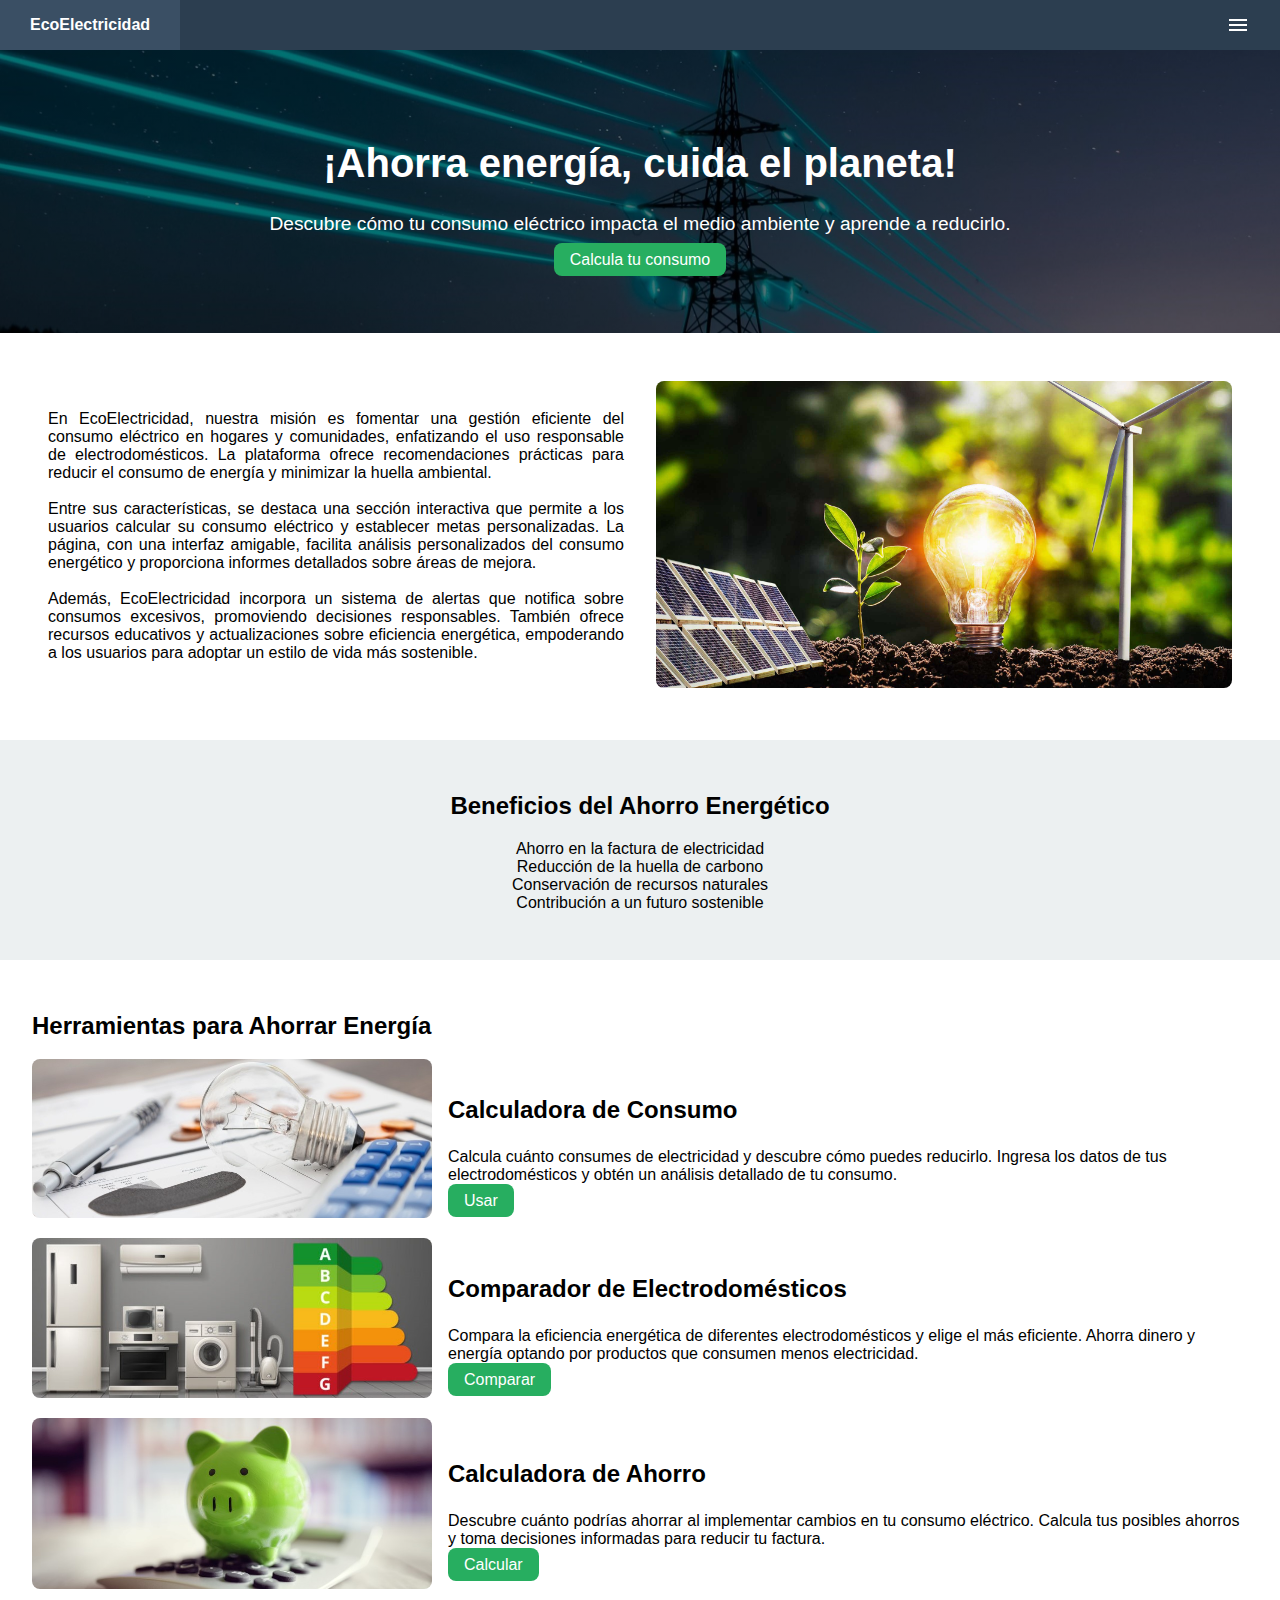
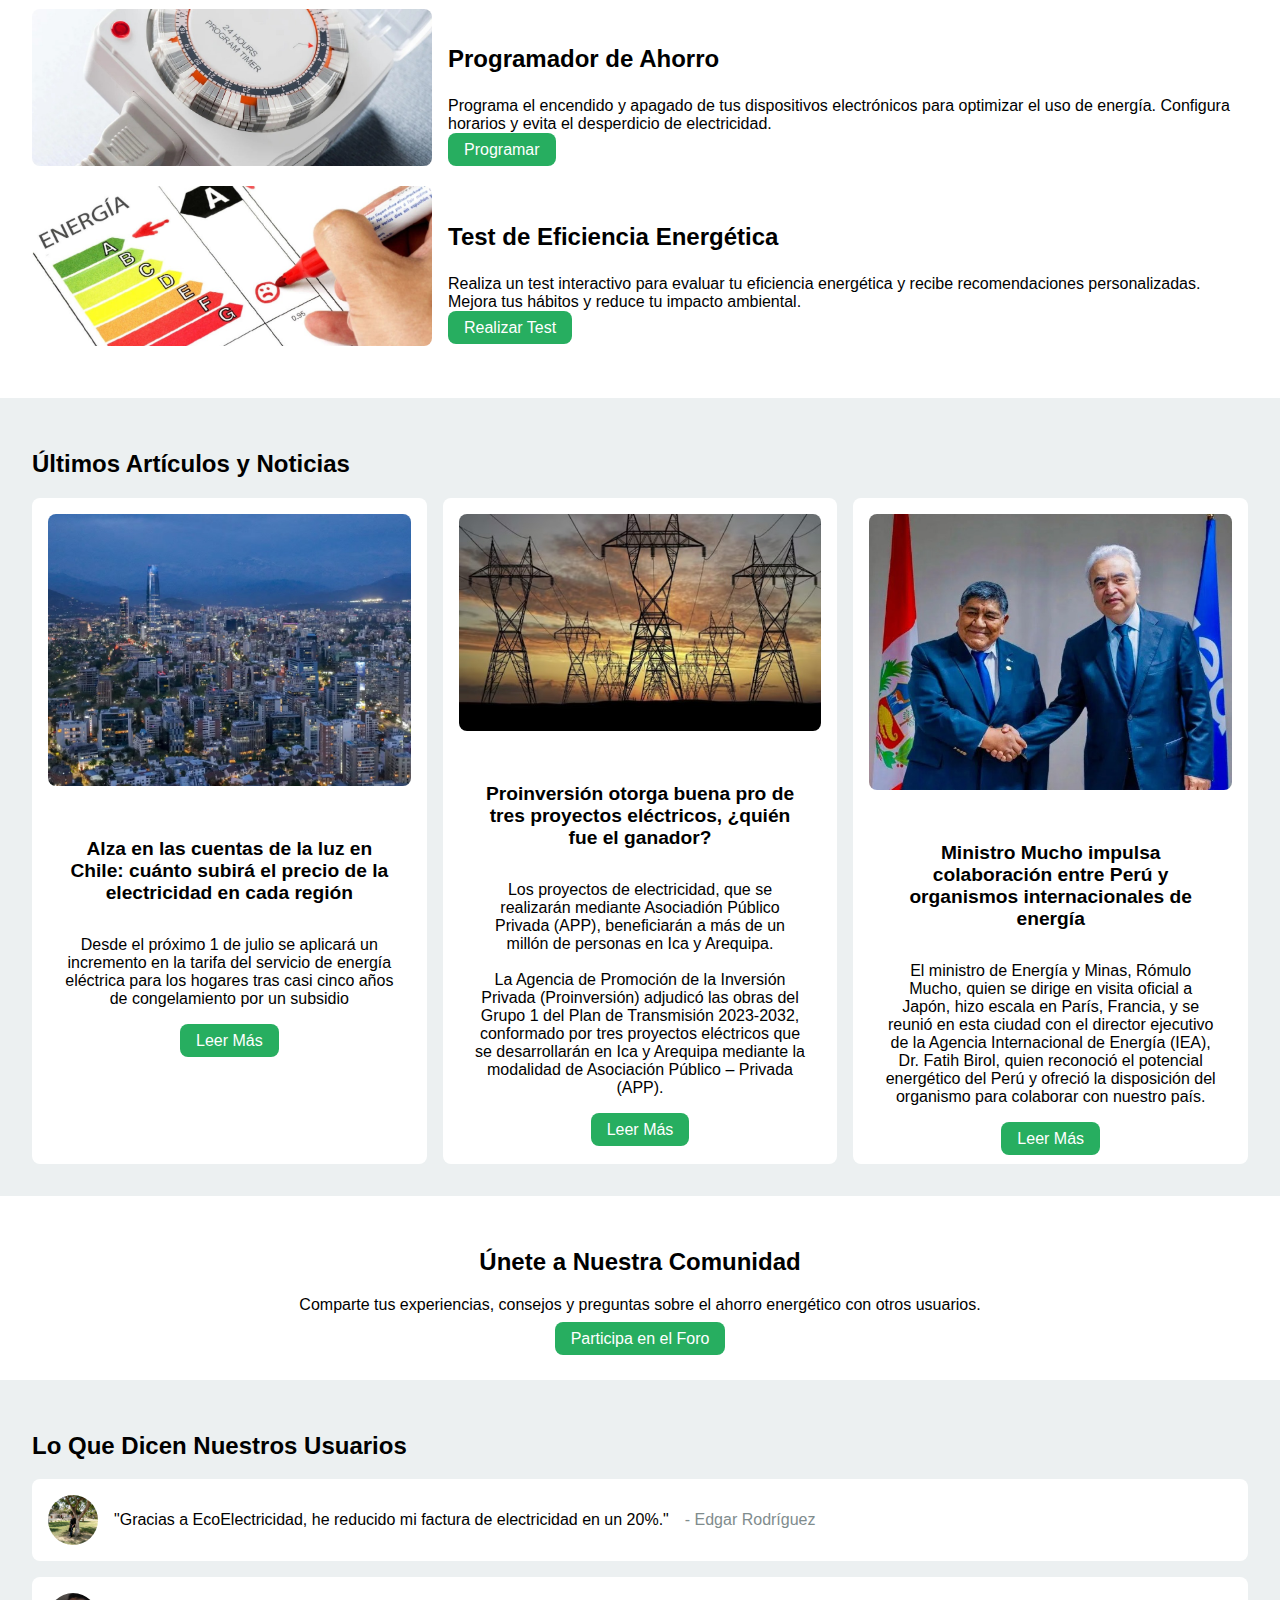
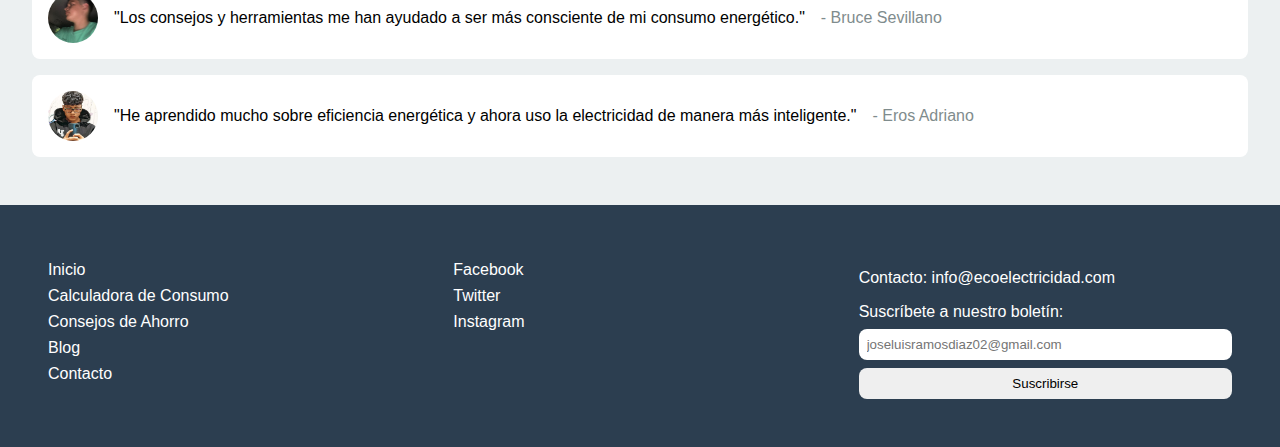
<file: index.html>
<!DOCTYPE html>
<html lang="es">
<head>
    <meta charset="UTF-8">
    <meta http-equiv="X-UA_Compatible" content="IE=edge">
    <meta name="viewport" content="width=device-width, initial-scale=1.0">
    <title>EcoElectricidad - Ahorra Energía, Cuida el Planeta</title>
    <link rel="stylesheet" href="css/styles.css">
</head>
<body>
    <!-- Encabezado -->

    <nav>
        <ul class="sidebar">
          <li onclick=hideSidebar()><a href="#"><svg xmlns="http://www.w3.org/2000/svg" height="24px" viewBox="0 -960 960 960" width="24px" fill="#FFFFFF"><path d="m256-200-56-56 224-224-224-224 56-56 224 224 224-224 56 56-224 224 224 224-56 56-224-224-224 224Z"/></svg></a></li>
            <li><a href="index.html">Inicio</a></li>
            <li><a href="calculadora.html">Calculadora de Consumo</a></li>
            <li><a href="ahorro.html">Consejos de Ahorro</a></li>
            <li><a href="impacto.html">Impacto Ambiental</a></li>
            <li><a href="comparador.html">Comparador</a></li>
            <li><a href="calahorro.html">Calculadora de Ahorro</a></li>
            <li><a href="programador.html">Programador de Ahorro</a></li>
            <li><a href="test.html">Test</a></li>
            <li><a href="#comunidad">Comunidad</a></li>
            <li><a href="#blog">Blog</a></li>
            <li><a href="#recursos">Recursos</a></li>
        </ul>
        <ul>
          <li class="logo"><a href="#"><b>EcoElectricidad</b></a></li>
          <li class="hideOnMobile"><a href="index.html">Inicio</a></li>
          <li class="hideOnMobile"><a href="calculadora.html">Calculadora de Consumo</a></li>
          <li class="hideOnMobile"><a href="ahorro.html">Consejos</a></li>
          <li class="hideOnMobile"><a href="impacto.html">Impacto</a></li>
          <li class="hideOnMobile"><a href="comparador.html">Comparador</a></li>
          <li class="hideOnMobile"><a href="#comunidad">Comunidad</a></li>
          <li class="hideOnMobile"><a href="#blog">Blog</a></li>
          <li class="hideOnMobile"><a href="#recursos">Recursos</a></li>
          <li class="menu-button" onclick=showSidebar()><a href="#"><svg xmlns="http://www.w3.org/2000/svg" height="24px" viewBox="0 -960 960 960" width="24px" fill="#FFFFFF"><path d="M120-240v-80h720v80H120Zm0-200v-80h720v80H120Zm0-200v-80h720v80H120Z"/></svg></a></li>
        </ul>
      </nav>

    <!-- Sección Principal -->
    <section class="hero">
        <h1>¡Ahorra energía, cuida el planeta!</h1>
        <p>Descubre cómo tu consumo eléctrico impacta el medio ambiente y aprende a reducirlo.</p>
        <a href="calculadora.html" class="btn">Calcula tu consumo</a>
    </section>

    <!-- Sección de Introducción -->
    <section id="introduccion">
        <div class="content">
            <p>En EcoElectricidad, nuestra misión es fomentar una gestión eficiente del consumo eléctrico en hogares y comunidades, enfatizando el uso responsable de electrodomésticos. La plataforma ofrece recomendaciones prácticas para reducir el consumo de energía y minimizar la huella ambiental.
                <br><br>Entre sus características, se destaca una sección interactiva que permite a los usuarios calcular su consumo eléctrico y establecer metas personalizadas. La página, con una interfaz amigable, facilita análisis personalizados del consumo energético y proporciona informes detallados sobre áreas de mejora.
                <br><br>Además, EcoElectricidad incorpora un sistema de alertas que notifica sobre consumos excesivos, promoviendo decisiones responsables. También ofrece recursos educativos y actualizaciones sobre eficiencia energética, empoderando a los usuarios para adoptar un estilo de vida más sostenible.</p>
        </div>
        <div class="image">
            <img src="images/energias.jpeg" alt="Introducción">
        </div>
    </section>

    <!-- Sección de Beneficios -->
    <section id="beneficios">
        <h2>Beneficios del Ahorro Energético</h2>
        <p>Ahorro en la factura de electricidad<br>
            Reducción de la huella de carbono<br>
            Conservación de recursos naturales<br>
            Contribución a un futuro sostenible</p>
    </section>

    <!-- Sección de Herramientas Destacadas -->
    <section id="herramientas">
        <h2>Herramientas para Ahorrar Energía</h2>
        <div class="tool">
            <div class="image">
                <img src="images/tool-uno.jpg" alt="Calculadora de Consumo">
            </div>
            <div class="content">
                <h3 class="title">Calculadora de Consumo</h3>
                <p>Calcula cuánto consumes de electricidad y descubre cómo puedes reducirlo. Ingresa los datos de tus electrodomésticos y obtén un análisis detallado de tu consumo.</p>
                <a href="calculadora.html" class="btn">Usar</a>
            </div>
        </div>
        <div class="tool">
            <div class="image">
                <img src="images/tool-dos.jpg" alt="Comparador de Electrodomésticos">
            </div>
            <div class="content">
                <h3 class="title">Comparador de Electrodomésticos</h3>
                <p>Compara la eficiencia energética de diferentes electrodomésticos y elige el más eficiente. Ahorra dinero y energía optando por productos que consumen menos electricidad.</p>
                <a href="comparador.html" class="btn">Comparar</a>
            </div>
        </div>
        <div class="tool">
            <div class="image">
                <img src="images/tool-tres.jpg" alt="Calculadora de Ahorro">
            </div>
            <div class="content">
                <h3 class="title">Calculadora de Ahorro</h3>
                <p>Descubre cuánto podrías ahorrar al implementar cambios en tu consumo eléctrico. Calcula tus posibles ahorros y toma decisiones informadas para reducir tu factura.</p>
                <a href="calahorro.html" class="btn">Calcular</a>
            </div>
        </div>
        <div class="tool">
            <div class="image">
                <img src="images/tool-cinco.jpeg" alt="Programador de Ahorro">
            </div>
            <div class="content">
                <h3 class="title">Programador de Ahorro</h3>
                <p>Programa el encendido y apagado de tus dispositivos electrónicos para optimizar el uso de energía. Configura horarios y evita el desperdicio de electricidad.</p>
                <a href="programador.html" class="btn">Programar</a>
            </div>
        </div>
        <div class="tool">
            <div class="image">
                <img src="images/tool-seis.jpg" alt="Test de Eficiencia Energética">
            </div>
            <div class="content">
                <h3 class="title">Test de Eficiencia Energética</h3>
                <p>Realiza un test interactivo para evaluar tu eficiencia energética y recibe recomendaciones personalizadas. Mejora tus hábitos y reduce tu impacto ambiental.</p>
                <a href="test.html" class="btn">Realizar Test</a>
            </div>
        </div>
    </section>

    <!-- Sección de Noticias y Blog -->
    <section id="blog">
        <h2>Últimos Artículos y Noticias</h2>
        <div class="articles">
            <article>
                <img src="images/articulo-uno.jpeg" alt="Artículo 1">
                <h3>Alza en las cuentas de la luz en Chile: cuánto subirá el precio de la electricidad en cada región</h3>
                <p>Desde el próximo 1 de julio se aplicará un incremento en la tarifa del servicio de energía eléctrica para los hogares tras casi cinco años de congelamiento por un subsidio</p>
                <a href="https://elpais.com/chile/2024-06-27/alza-en-las-cuentas-de-la-luz-en-chile-cuanto-subira-el-precio-de-la-electricidad-en-cada-region.html" class="btn">Leer Más</a>
            </article>
            <article>
                <img src="images/articulo-dos.jpeg" alt="Artículo 2">
                <h3>Proinversión otorga buena pro de tres proyectos eléctricos, ¿quién fue el ganador?</h3>
                <p>Los proyectos de electricidad, que se realizarán mediante Asociadión Público Privada (APP), beneficiarán a más de un millón de personas en Ica y Arequipa.<br><br>La Agencia de Promoción de la Inversión Privada (Proinversión) adjudicó las obras del Grupo 1 del Plan de Transmisión 2023-2032, conformado por tres proyectos eléctricos que se desarrollarán en Ica y Arequipa mediante la modalidad de Asociación Público – Privada (APP).</p>
                <a href="https://gestion.pe/economia/proinversion-otorga-buena-pro-de-tres-proyectos-electricos-quien-fue-el-ganador-electricidad-app-inversion-noticia/" class="btn">Leer Más</a>
            </article>
            <article>
                <img src="images/articulo-tres.jpeg" alt="Artículo 3">
                <h3>Ministro Mucho impulsa colaboración entre Perú y organismos internacionales de energía</h3>
                <p>El ministro de Energía y Minas, Rómulo Mucho, quien se dirige en visita oficial a Japón, hizo escala en París, Francia, y se reunió en esta ciudad con el director ejecutivo de la Agencia Internacional de Energía (IEA), Dr. Fatih Birol, quien reconoció el potencial energético del Perú y ofreció la disposición del organismo para colaborar con nuestro país.</p>
                <a href="https://www.rumbominero.com/peru/ministro-mucho-organismos-internacionales-de-energia/" class="btn">Leer Más</a>
            </article>
        </div>
    </section>

    <!-- Sección de Comunidad -->
    <section id="comunidad">
        <h2>Únete a Nuestra Comunidad</h2>
        <p>Comparte tus experiencias, consejos y preguntas sobre el ahorro energético con otros usuarios.</p>
        <a href="foro.html" class="btn">Participa en el Foro</a>
    </section>

    <!-- Sección de Testimonios -->
    <section id="testimonios">
        <h2>Lo Que Dicen Nuestros Usuarios</h2>
        <div class="testimonios">
            <blockquote>
                <img src="images/user-uno.jpeg" alt="Usuario 1">
                <p>"Gracias a EcoElectricidad, he reducido mi factura de electricidad en un 20%."</p>
                <cite>- Edgar Rodríguez</cite>
            </blockquote>
            <blockquote>
                <img src="images/user-dos.jpeg" alt="Usuario 2">
                <p>"Los consejos y herramientas me han ayudado a ser más consciente de mi consumo energético."</p>
                <cite>- Bruce Sevillano</cite>
            </blockquote>
            <blockquote>
                <img src="images/user-tres.jpeg" alt="Usuario 3">
                <p>"He aprendido mucho sobre eficiencia energética y ahora uso la electricidad de manera más inteligente."</p>
                <cite>- Eros Adriano</cite>
            </blockquote>
        </div>
    </section>

    <!-- Pie de Página -->
    <footer>
        <div class="links">
            <a href="#inicio">Inicio</a>
            <a href="calculadora.html">Calculadora de Consumo</a>
            <a href="ahorro.html">Consejos de Ahorro</a>
            <a href="#blog">Blog</a>
            <a href="#contacto">Contacto</a>
        </div>
        <div class="social">
            <a href="https://facebook.com">Facebook</a>
            <a href="https://twitter.com">Twitter</a>
            <a href="https://instagram.com">Instagram</a>
        </div>
        <div class="contact">
            <p>Contacto: info@ecoelectricidad.com</p>
            <form>
                <label for="email">Suscríbete a nuestro boletín:</label>
                <input type="email" id="email" name="email" placeholder="joseluisramosdiaz02@gmail.com">
                <button type="submit">Suscribirse</button>
            </form>
        </div>
    </footer>

    <script src="./js/index.js"></script>

</body>
</html>
</file>
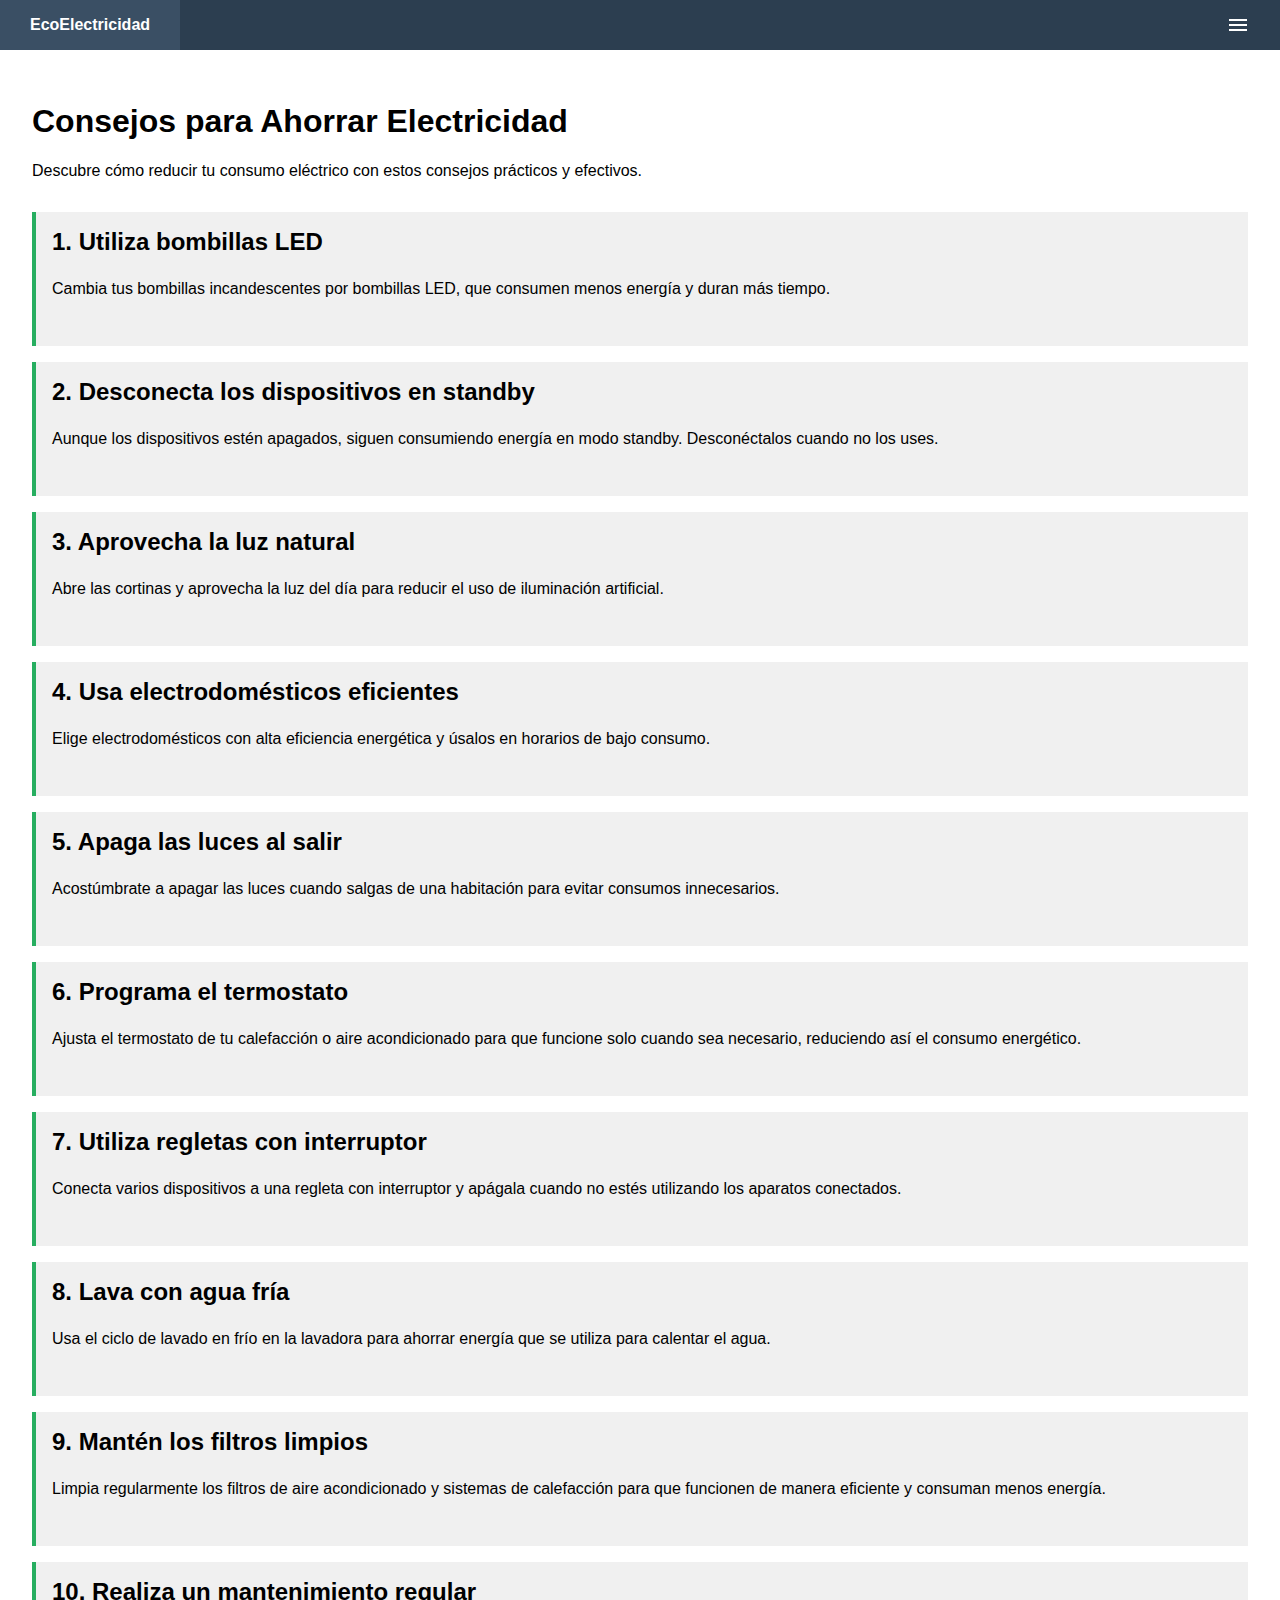
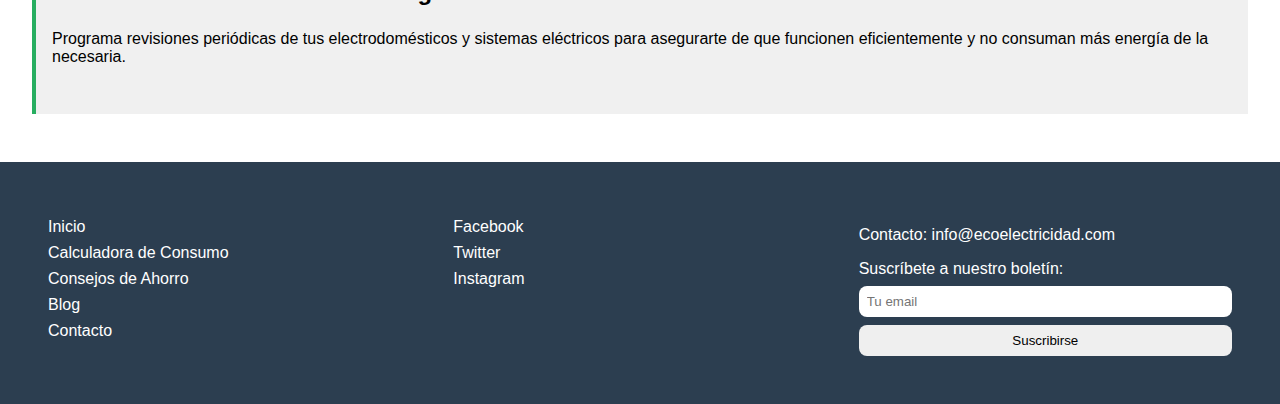
<file: ahorro.html>
<!DOCTYPE html>
<html lang="es">
<head>
    <meta charset="UTF-8">
    <meta http-equiv="X-UA_Compatible" content="IE=edge">
    <meta name="viewport" content="width=device-width, initial-scale=1.0">
    <title>Consejos de Ahorro - EcoElectricidad</title>
    <link rel="stylesheet" href="css/ahorro.css">
</head>
<body>
    <!-- Encabezado -->
    <nav>
        <ul class="sidebar">
          <li onclick=hideSidebar()><a href="#"><svg xmlns="http://www.w3.org/2000/svg" height="24px" viewBox="0 -960 960 960" width="24px" fill="#FFFFFF"><path d="m256-200-56-56 224-224-224-224 56-56 224 224 224-224 56 56-224 224 224 224-56 56-224-224-224 224Z"/></svg></a></li>
            <li><a href="index.html">Inicio</a></li>
            <li><a href="calculadora.html">Calculadora de Consumo</a></li>
            <li><a href="ahorro.html">Consejos de Ahorro</a></li>
            <li><a href="impacto.html">Impacto Ambiental</a></li>
            <li><a href="comparador.html">Comparador</a></li>
            <li><a href="calahorro.html">Calculadora de Ahorro</a></li>
            <li><a href="programador.html">Programador de Ahorro</a></li>
            <li><a href="test.html">Test</a></li>
            <li><a href="#comunidad">Comunidad</a></li>
            <li><a href="#blog">Blog</a></li>
            <li><a href="#recursos">Recursos</a></li>
        </ul>
        <ul>
          <li class="logo"><a href="#"><b>EcoElectricidad</b></a></li>
          <li class="hideOnMobile"><a href="index.html">Inicio</a></li>
          <li class="hideOnMobile"><a href="calculadora.html">Calculadora de Consumo</a></li>
          <li class="hideOnMobile"><a href="ahorro.html">Consejos</a></li>
          <li class="hideOnMobile"><a href="impacto.html">Impacto</a></li>
          <li class="hideOnMobile"><a href="comparador.html">Comparador</a></li>
          <li class="hideOnMobile"><a href="#comunidad">Comunidad</a></li>
          <li class="hideOnMobile"><a href="#blog">Blog</a></li>
          <li class="hideOnMobile"><a href="#recursos">Recursos</a></li>
          <li class="menu-button" onclick=showSidebar()><a href="#"><svg xmlns="http://www.w3.org/2000/svg" height="24px" viewBox="0 -960 960 960" width="24px" fill="#FFFFFF"><path d="M120-240v-80h720v80H120Zm0-200v-80h720v80H120Zm0-200v-80h720v80H120Z"/></svg></a></li>
        </ul>
    </nav>

    <!-- Sección de Consejos de Ahorro -->
    <section id="consejos" class="tips-section">
        <h1>Consejos para Ahorrar Electricidad</h1>
        <p>Descubre cómo reducir tu consumo eléctrico con estos consejos prácticos y efectivos.</p>
        <div class="tip">
            <h3>1. Utiliza bombillas LED</h3>
            <p>Cambia tus bombillas incandescentes por bombillas LED, que consumen menos energía y duran más tiempo.</p>
        </div>
        <div class="tip">
            <h3>2. Desconecta los dispositivos en standby</h3>
            <p>Aunque los dispositivos estén apagados, siguen consumiendo energía en modo standby. Desconéctalos cuando no los uses.</p>
        </div>
        <div class="tip">
            <h3>3. Aprovecha la luz natural</h3>
            <p>Abre las cortinas y aprovecha la luz del día para reducir el uso de iluminación artificial.</p>
        </div>
        <div class="tip">
            <h3>4. Usa electrodomésticos eficientes</h3>
            <p>Elige electrodomésticos con alta eficiencia energética y úsalos en horarios de bajo consumo.</p>
        </div>
        <div class="tip">
            <h3>5. Apaga las luces al salir</h3>
            <p>Acostúmbrate a apagar las luces cuando salgas de una habitación para evitar consumos innecesarios.</p>
        </div>
        <div class="tip">
            <h3>6. Programa el termostato</h3>
            <p>Ajusta el termostato de tu calefacción o aire acondicionado para que funcione solo cuando sea necesario, reduciendo así el consumo energético.</p>
        </div>
        <div class="tip">
            <h3>7. Utiliza regletas con interruptor</h3>
            <p>Conecta varios dispositivos a una regleta con interruptor y apágala cuando no estés utilizando los aparatos conectados.</p>
        </div>
        <div class="tip">
            <h3>8. Lava con agua fría</h3>
            <p>Usa el ciclo de lavado en frío en la lavadora para ahorrar energía que se utiliza para calentar el agua.</p>
        </div>
        <div class="tip">
            <h3>9. Mantén los filtros limpios</h3>
            <p>Limpia regularmente los filtros de aire acondicionado y sistemas de calefacción para que funcionen de manera eficiente y consuman menos energía.</p>
        </div>
        <div class="tip">
            <h3>10. Realiza un mantenimiento regular</h3>
            <p>Programa revisiones periódicas de tus electrodomésticos y sistemas eléctricos para asegurarte de que funcionen eficientemente y no consuman más energía de la necesaria.</p>
        </div>
    </section>

    <!-- Pie de Página -->
    <footer>
        <div class="links">
            <a href="index.html">Inicio</a>
            <a href="calculadora.html">Calculadora de Consumo</a>
            <a href="#consejos">Consejos de Ahorro</a>
            <a href="#blog">Blog</a>
            <a href="#contacto">Contacto</a>
        </div>
        <div class="social">
            <a href="https://facebook.com">Facebook</a>
            <a href="https://twitter.com">Twitter</a>
            <a href="https://instagram.com">Instagram</a>
        </div>
        <div class="contact">
            <p>Contacto: info@ecoelectricidad.com</p>
            <form>
                <label for="email">Suscríbete a nuestro boletín:</label>
                <input type="email" id="email" name="email" placeholder="Tu email">
                <button type="submit">Suscribirse</button>
            </form>
        </div>
    </footer>

    <script src="./js/index.js"></script>
</body>
</html>
</file>
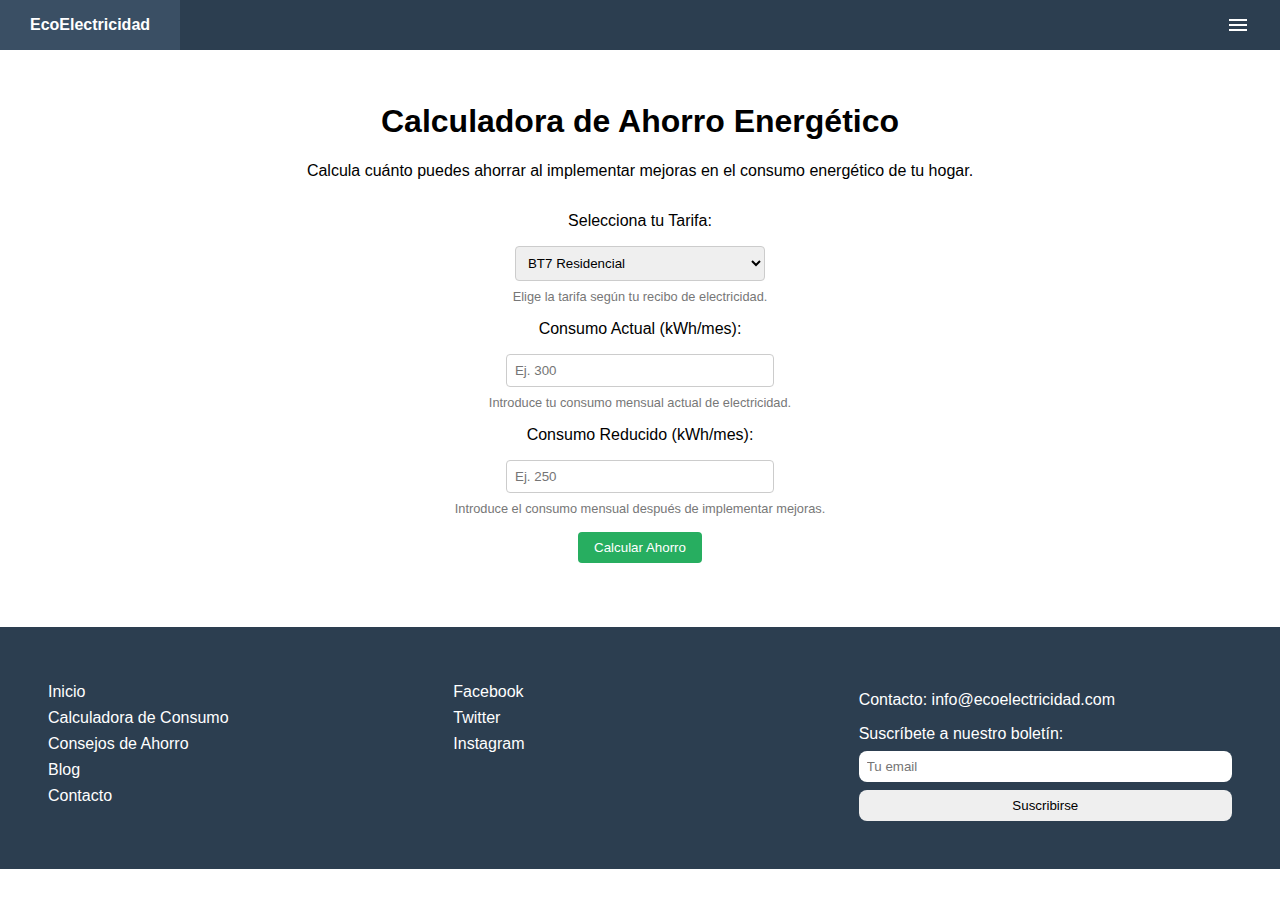
<file: calahorro.html>
<!DOCTYPE html>
<html lang="es">
<head>
    <meta charset="UTF-8">
    <meta http-equiv="X-UA_Compatible" content="IE=edge">
    <meta name="viewport" content="width=device-width, initial-scale=1.0">
    <title>Calculadora de Ahorro - EcoElectricidad</title>
    <link rel="stylesheet" href="css/calahorro.css">
</head>
<body>
    <!-- Encabezado -->
    <nav>
        <ul class="sidebar">
          <li onclick=hideSidebar()><a href="#"><svg xmlns="http://www.w3.org/2000/svg" height="24px" viewBox="0 -960 960 960" width="24px" fill="#FFFFFF"><path d="m256-200-56-56 224-224-224-224 56-56 224 224 224-224 56 56-224 224 224 224-56 56-224-224-224 224Z"/></svg></a></li>
            <li><a href="index.html">Inicio</a></li>
            <li><a href="calculadora.html">Calculadora de Consumo</a></li>
            <li><a href="ahorro.html">Consejos de Ahorro</a></li>
            <li><a href="impacto.html">Impacto Ambiental</a></li>
            <li><a href="comparador.html">Comparador</a></li>
            <li><a href="calahorro.html">Calculadora de Ahorro</a></li>
            <li><a href="programador.html">Programador de Ahorro</a></li>
            <li><a href="test.html">Test</a></li>
            <li><a href="#comunidad">Comunidad</a></li>
            <li><a href="#blog">Blog</a></li>
            <li><a href="#recursos">Recursos</a></li>
        </ul>
        <ul>
          <li class="logo"><a href="#"><b>EcoElectricidad</b></a></li>
          <li class="hideOnMobile"><a href="index.html">Inicio</a></li>
          <li class="hideOnMobile"><a href="calculadora.html">Calculadora de Consumo</a></li>
          <li class="hideOnMobile"><a href="ahorro.html">Consejos</a></li>
          <li class="hideOnMobile"><a href="impacto.html">Impacto</a></li>
          <li class="hideOnMobile"><a href="comparador.html">Comparador</a></li>
          <li class="hideOnMobile"><a href="#comunidad">Comunidad</a></li>
          <li class="hideOnMobile"><a href="#blog">Blog</a></li>
          <li class="hideOnMobile"><a href="#recursos">Recursos</a></li>
          <li class="menu-button" onclick=showSidebar()><a href="#"><svg xmlns="http://www.w3.org/2000/svg" height="24px" viewBox="0 -960 960 960" width="24px" fill="#FFFFFF"><path d="M120-240v-80h720v80H120Zm0-200v-80h720v80H120Zm0-200v-80h720v80H120Z"/></svg></a></li>
        </ul>
    </nav>

    <!-- Sección de Calculadora de Ahorro -->
    <section id="calculadora" class="savings-calculator-section">
        <h1>Calculadora de Ahorro Energético</h1>
        <p>Calcula cuánto puedes ahorrar al implementar mejoras en el consumo energético de tu hogar.</p>
        
        <div class="calculator-form">
            <div class="form-group">
                <label for="tarifa">Selecciona tu Tarifa:</label>
                <select id="tarifa" name="tarifa">
                    <option value="BT7">BT7 Residencial</option>
                    <option value="BT5i">BT5I Residencial</option>
                    <option value="BT5f">BT5F Residencial</option>
                    <option value="BT5e">BT5E Residencial</option>
                    <option value="BT5d">BT5D Residencial</option>
                    <option value="BT5b">BT5B Residencial</option>
                    <option value="BT5a">BT5A Residencial</option>
                    <!-- Puedes agregar más tarifas aquí -->
                </select>
                <small>Elige la tarifa según tu recibo de electricidad.</small>
            </div>
            
            <div class="form-group">
                <label for="currentUsage">Consumo Actual (kWh/mes):</label>
                <input type="number" id="currentUsage" name="currentUsage" placeholder="Ej. 300">
                <small>Introduce tu consumo mensual actual de electricidad.</small>
            </div>
            
            <div class="form-group">
                <label for="newUsage">Consumo Reducido (kWh/mes):</label>
                <input type="number" id="newUsage" name="newUsage" placeholder="Ej. 250">
                <small>Introduce el consumo mensual después de implementar mejoras.</small>
            </div>
            
            <button type="button" onclick="calculateSavings()">Calcular Ahorro</button>
        </div>
        <div id="savings-result" class="savings-result"></div>
    </section>

    <!-- Pie de Página -->
    <footer>
        <div class="links">
            <a href="index.html">Inicio</a>
            <a href="calculadora.html">Calculadora de Consumo</a>
            <a href="ahorro.html">Consejos de Ahorro</a>
            <a href="#blog">Blog</a>
            <a href="#contacto">Contacto</a>
        </div>
        <div class="social">
            <a href="https://facebook.com">Facebook</a>
            <a href="https://twitter.com">Twitter</a>
            <a href="https://instagram.com">Instagram</a>
        </div>
        <div class="contact">
            <p>Contacto: info@ecoelectricidad.com</p>
            <form>
                <label for="email">Suscríbete a nuestro boletín:</label>
                <input type="email" id="email" name="email" placeholder="Tu email">
                <button type="submit">Suscribirse</button>
            </form>
        </div>
    </footer>

    <script src="js/calahorro.js"></script>
    <script src="./js/index.js"></script>
</body>
</html>
</file>
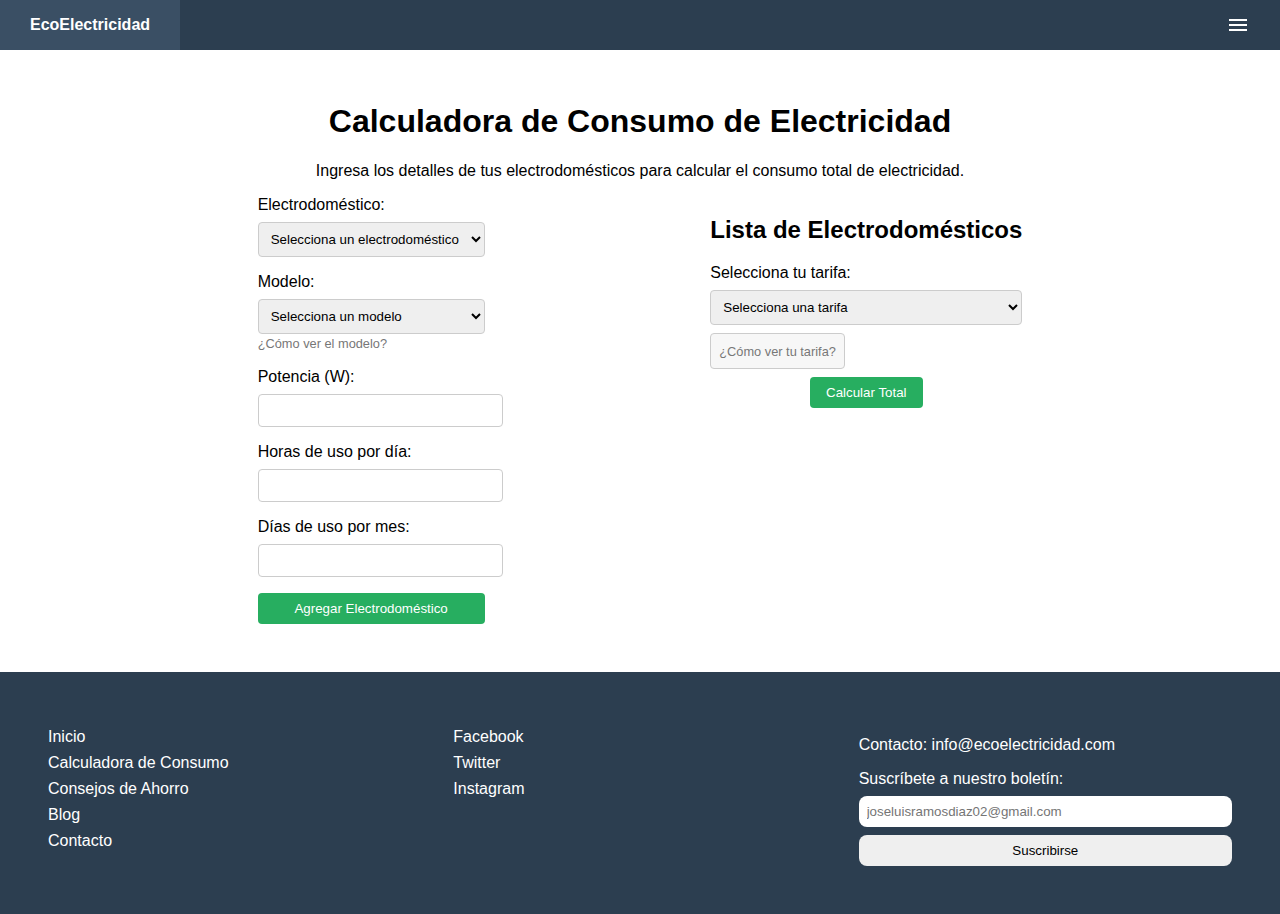
<file: calculadora.html>
<!DOCTYPE html>
<html lang="es">
<head>
    <meta charset="UTF-8">
    <meta http-equiv="X-UA_Compatible" content="IE=edge">
    <meta name="viewport" content="width=device-width, initial-scale=1.0">
    <title>Calculadora de Consumo - EcoElectricidad</title>
    <link rel="stylesheet" href="css/calculadora.css">
</head>
<body>
    <!-- Encabezado -->
    <nav>
        <ul class="sidebar">
          <li onclick=hideSidebar()><a href="#"><svg xmlns="http://www.w3.org/2000/svg" height="24px" viewBox="0 -960 960 960" width="24px" fill="#FFFFFF"><path d="m256-200-56-56 224-224-224-224 56-56 224 224 224-224 56 56-224 224 224 224-56 56-224-224-224 224Z"/></svg></a></li>
            <li><a href="index.html">Inicio</a></li>
            <li><a href="calculadora.html">Calculadora de Consumo</a></li>
            <li><a href="ahorro.html">Consejos de Ahorro</a></li>
            <li><a href="impacto.html">Impacto Ambiental</a></li>
            <li><a href="comparador.html">Comparador</a></li>
            <li><a href="calahorro.html">Calculadora de Ahorro</a></li>
            <li><a href="programador.html">Programador de Ahorro</a></li>
            <li><a href="test.html">Test</a></li>
            <li><a href="#comunidad">Comunidad</a></li>
            <li><a href="#blog">Blog</a></li>
            <li><a href="#recursos">Recursos</a></li>
        </ul>
        <ul>
          <li class="logo"><a href="#"><b>EcoElectricidad</b></a></li>
          <li class="hideOnMobile"><a href="index.html">Inicio</a></li>
          <li class="hideOnMobile"><a href="calculadora.html">Calculadora de Consumo</a></li>
          <li class="hideOnMobile"><a href="ahorro.html">Consejos</a></li>
          <li class="hideOnMobile"><a href="impacto.html">Impacto</a></li>
          <li class="hideOnMobile"><a href="comparador.html">Comparador</a></li>
          <li class="hideOnMobile"><a href="#comunidad">Comunidad</a></li>
          <li class="hideOnMobile"><a href="#blog">Blog</a></li>
          <li class="hideOnMobile"><a href="#recursos">Recursos</a></li>
          <li class="menu-button" onclick=showSidebar()><a href="#"><svg xmlns="http://www.w3.org/2000/svg" height="24px" viewBox="0 -960 960 960" width="24px" fill="#FFFFFF"><path d="M120-240v-80h720v80H120Zm0-200v-80h720v80H120Zm0-200v-80h720v80H120Z"/></svg></a></li>
        </ul>
    </nav>

    <!-- Calculadora de Consumo -->
    <section id="calculadora" class="calculator-section">
        <h1>Calculadora de Consumo de Electricidad</h1>
        <p>Ingresa los detalles de tus electrodomésticos para calcular el consumo total de electricidad.</p>
        <div class="calculator-container">
            <form id="consumptionForm">
                <div class="form-group">
                    <label for="appliance">Electrodoméstico:</label>
                    <select id="appliance" name="appliance" onchange="updateModels()">
                        <option value="" disabled selected>Selecciona un electrodoméstico</option>
                        <option value="Refrigeradora">Refrigeradora</option>
                        <option value="Lavadora">Lavadora</option>
                        <option value="Microondas">Microondas</option>
                        <option value="TV">Televisión</option>
                        <option value="Licuadora">Licuadora</option>
                        <option value="Freidora">Freidora</option>
                        <option value="Olla_Arrocera">Olla Arrocera</option>
                        <option value="Terma">Terma</option>
                        <option value="Cafetera">Cafetera</option>
                        <option value="Lavavajilla">Lavavajilla</option>
                    </select>
                </div>
                <div class="form-group">
                    <label for="model">Modelo:</label>
                    <select id="model" name="model" onchange="updatePower()">
                        <option value="" disabled selected>Selecciona un modelo</option>
                    </select>
                    <li><a href="./modelo.html" class="modell">¿Cómo ver el modelo?</a></li>
                </div>
                <div class="form-group">
                    <label for="power">Potencia (W):</label>
                    <input type="number" id="power" name="power" readonly>
                </div>
                <div class="form-group">
                    <label for="hours">Horas de uso por día:</label>
                    <input type="number" id="hours" name="hours" required>
                </div>
                <div class="form-group">
                    <label for="days">Días de uso por mes:</label>
                    <input type="number" id="days" name="days" required>
                </div>
                <button type="button" onclick="addAppliance()">Agregar Electrodoméstico</button>
            </form>
            <div class="appliance-list">
                <h2>Lista de Electrodomésticos</h2>
                <ul id="applianceList"></ul>
    
                <!-- Selección de tarifa antes del botón calcular -->
                <div class="form-group">
                    <label for="tariff">Selecciona tu tarifa:</label>
                    <select id="tariff" name="tariff">
                        <option value="" disabled selected>Selecciona una tarifa</option>
                        <option value="BT7">BT7 Residencial</option>
                        <option value="BT5I">BT5I Residencial</option>
                        <option value="BT5F">BT5F Residencial</option>
                        <option value="BT5E">BT5E Residencial</option>
                        <option value="BT5D">BT5D Residencial</option>
                        <option value="BT5B">BT5B Residencial</option>
                        <option value="BT5A">BT5A Residencial</option>
                        <!-- Añade más tarifas según sea necesario -->
                    </select>
                    <li><a href="./tarifas.html" class="modell">¿Cómo ver tu tarifa?</a></li>
                </div>
                <button type="button" onclick="calculateTotal()">Calcular Total</button>
            </div>
        </div>
        <div id="totalResult" class="result"></div>
    </section>

    <!-- Pie de Página -->
    <footer>
        <div class="links">
            <a href="index.html">Inicio</a>
            <a href="#calculadora">Calculadora de Consumo</a>
            <a href="ahorro.html">Consejos de Ahorro</a>
            <a href="#blog">Blog</a>
            <a href="#contacto">Contacto</a>
        </div>
        <div class="social">
            <a href="https://facebook.com">Facebook</a>
            <a href="https://twitter.com">Twitter</a>
            <a href="https://instagram.com">Instagram</a>
        </div>
        <div class="contact">
            <p>Contacto: info@ecoelectricidad.com</p>
            <form>
                <label for="email">Suscríbete a nuestro boletín:</label>
                <input type="email" id="email" name="email" placeholder="joseluisramosdiaz02@gmail.com">
                <button type="submit">Suscribirse</button>
            </form>
        </div>
    </footer>

    <script src="js/calculadora.js"></script>
    <script src="./js/index.js"></script>
</body>
</html>
</file>
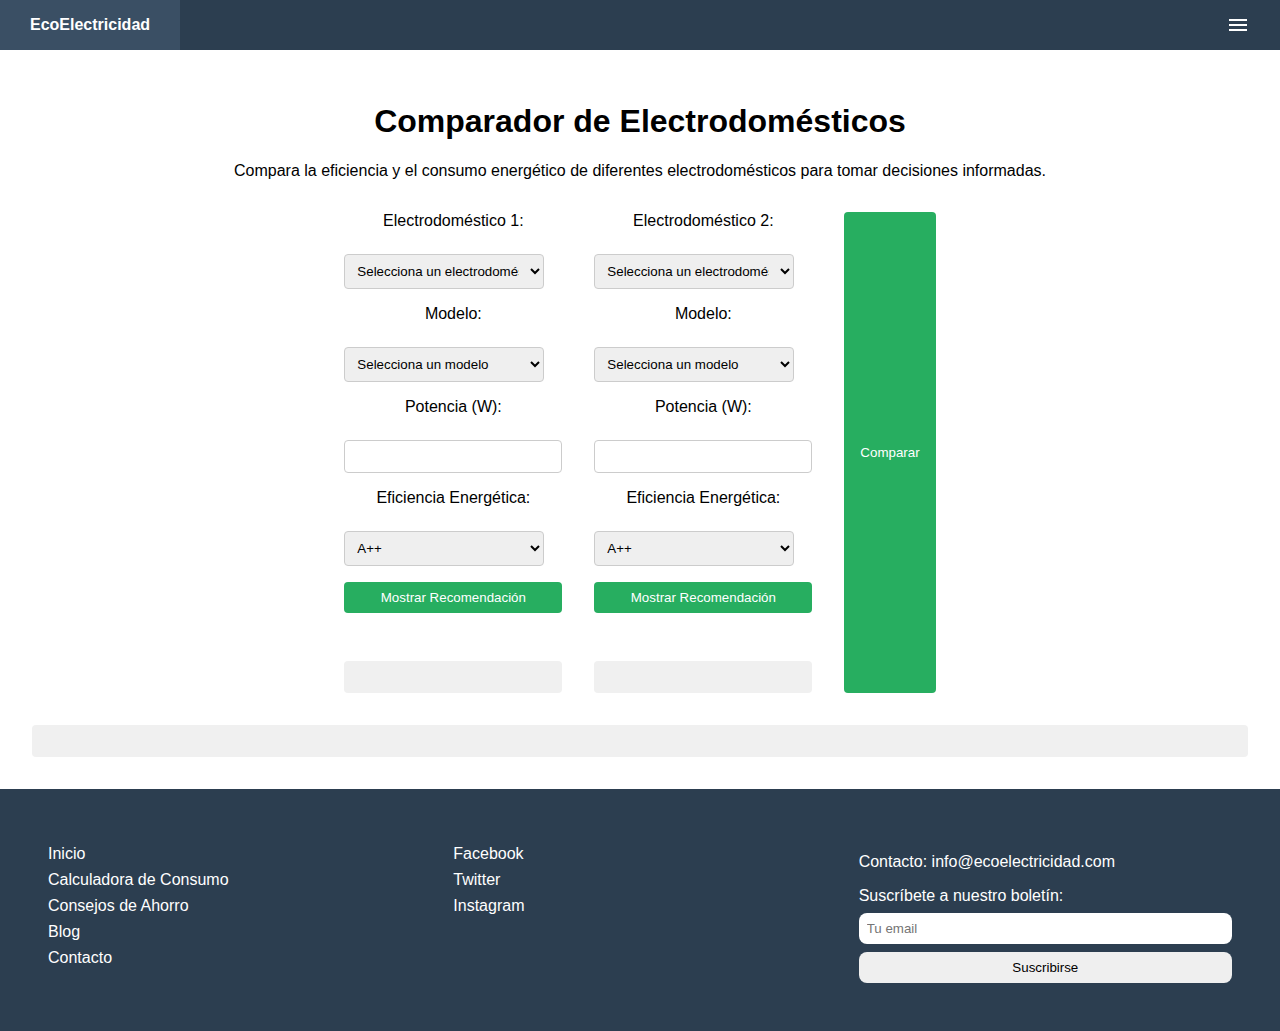
<file: comparador.html>
<!DOCTYPE html>
<html lang="es">
<head>
    <meta charset="UTF-8">
    <meta http-equiv="X-UA_Compatible" content="IE=edge">
    <meta name="viewport" content="width=device-width, initial-scale=1.0">
    <title>Comparador de Electrodomésticos - EcoElectricidad</title>
    <link rel="stylesheet" href="css/comparador.css">
</head>
<body>
    <!-- Encabezado -->
    <nav>
        <ul class="sidebar">
          <li onclick=hideSidebar()><a href="#"><svg xmlns="http://www.w3.org/2000/svg" height="24px" viewBox="0 -960 960 960" width="24px" fill="#FFFFFF"><path d="m256-200-56-56 224-224-224-224 56-56 224 224 224-224 56 56-224 224 224 224-56 56-224-224-224 224Z"/></svg></a></li>
            <li><a href="index.html">Inicio</a></li>
            <li><a href="calculadora.html">Calculadora de Consumo</a></li>
            <li><a href="ahorro.html">Consejos de Ahorro</a></li>
            <li><a href="impacto.html">Impacto Ambiental</a></li>
            <li><a href="comparador.html">Comparador</a></li>
            <li><a href="calahorro.html">Calculadora de Ahorro</a></li>
            <li><a href="programador.html">Programador de Ahorro</a></li>
            <li><a href="test.html">Test</a></li>
            <li><a href="#comunidad">Comunidad</a></li>
            <li><a href="#blog">Blog</a></li>
            <li><a href="#recursos">Recursos</a></li>
        </ul>
        <ul>
          <li class="logo"><a href="#"><b>EcoElectricidad</b></a></li>
          <li class="hideOnMobile"><a href="index.html">Inicio</a></li>
          <li class="hideOnMobile"><a href="calculadora.html">Calculadora de Consumo</a></li>
          <li class="hideOnMobile"><a href="ahorro.html">Consejos</a></li>
          <li class="hideOnMobile"><a href="impacto.html">Impacto</a></li>
          <li class="hideOnMobile"><a href="comparador.html">Comparador</a></li>
          <li class="hideOnMobile"><a href="#comunidad">Comunidad</a></li>
          <li class="hideOnMobile"><a href="#blog">Blog</a></li>
          <li class="hideOnMobile"><a href="#recursos">Recursos</a></li>
          <li class="menu-button" onclick=showSidebar()><a href="#"><svg xmlns="http://www.w3.org/2000/svg" height="24px" viewBox="0 -960 960 960" width="24px" fill="#FFFFFF"><path d="M120-240v-80h720v80H120Zm0-200v-80h720v80H120Zm0-200v-80h720v80H120Z"/></svg></a></li>
        </ul>
    </nav>

    <!-- Sección de Comparador de Electrodomésticos -->
    <section id="comparador" class="comparator-section">
        <h1>Comparador de Electrodomésticos</h1>
        <p>Compara la eficiencia y el consumo energético de diferentes electrodomésticos para tomar decisiones informadas.</p>
        <div class="comparator-form">
            <div class="form-group">
                <label for="appliance1">Electrodoméstico 1:</label>
                <select id="appliance1" name="appliance1" onchange="updateModels('appliance1')">
                    <option value="">Selecciona un electrodoméstico</option>
                    <option value="Refrigeradora">Refrigeradora</option>
                    <option value="Lavadora">Lavadora</option>
                    <option value="Microondas">Microondas</option>
                    <option value="TV">Televisión</option>
                    <option value="Licuadora">Licuadora</option>
                    <option value="Freidora">Freidora</option>
                    <option value="Olla_Arrocera">Olla Arrocera</option>
                    <option value="Terma">Terma</option>
                    <option value="Cafetera">Cafetera</option>
                    <option value="Lavavajilla">Lavavajilla</option>
               </select>
                <label for="model1">Modelo:</label>
                <select id="model1" name="model1" onchange="updatePower('appliance1', 'model1', 'power1')">
                    <option value="">Selecciona un modelo</option>
                </select>
                <label for="power1">Potencia (W):</label>
                <input type="text" id="power1" name="power1" readonly>
                <label for="efficiency1">Eficiencia Energética:</label>
                <select id="efficiency1" name="efficiency1">
                    <option value="A++">A++</option>
                    <option value="A+">A+</option>
                    <option value="A">A</option>
                    <option value="B">B</option>
                    <option value="C">C</option>
                </select>
                <button type="button" onclick="showRecommendation('appliance1', 'recommendation1')">Mostrar Recomendación</button>
                <div id="recommendation1" class="recommendation"></div>
            </div>
            <div class="form-group">
                <label for="appliance2">Electrodoméstico 2:</label>
                <select id="appliance2" name="appliance2" onchange="updateModels('appliance2')">
                    <option value="">Selecciona un electrodoméstico</option>
                    <option value="Refrigeradora">Refrigeradora</option>
                    <option value="Lavadora">Lavadora</option>
                    <option value="Microondas">Microondas</option>
                    <option value="TV">Televisión</option>
                    <option value="Licuadora">Licuadora</option>
                    <option value="Freidora">Freidora</option>
                    <option value="Olla_Arrocera">Olla Arrocera</option>
                    <option value="Terma">Terma</option>
                    <option value="Cafetera">Cafetera</option>
                    <option value="Lavavajilla">Lavavajilla</option>
               </select>
                <label for="model2">Modelo:</label>
                <select id="model2" name="model2" onchange="updatePower('appliance2', 'model2', 'power2')">
                    <option value="">Selecciona un modelo</option>
                </select>
                <label for="power2">Potencia (W):</label>
                <input type="text" id="power2" name="power2" readonly>
                <label for="efficiency2">Eficiencia Energética:</label>
                <select id="efficiency2" name="efficiency2">
                    <option value="A++">A++</option>
                    <option value="A+">A+</option>
                    <option value="A">A</option>
                    <option value="B">B</option>
                    <option value="C">C</option>
                </select>
                <button type="button" onclick="showRecommendation('appliance2', 'recommendation2')">Mostrar Recomendación</button>
                <div id="recommendation2" class="recommendation"></div>
            </div>
            <button type="button" onclick="compareAppliances()">Comparar</button>
        </div>
        <div id="comparison-result" class="comparison-result"></div>
    </section>

    <!-- Pie de Página -->
    <footer>
        <div class="links">
            <a href="index.html">Inicio</a>
            <a href="calculadora.html">Calculadora de Consumo</a>
            <a href="ahorro.html">Consejos de Ahorro</a>
            <a href="#blog">Blog</a>
            <a href="#contacto">Contacto</a>
        </div>
        <div class="social">
            <a href="https://facebook.com">Facebook</a>
            <a href="https://twitter.com">Twitter</a>
            <a href="https://instagram.com">Instagram</a>
        </div>
        <div class="contact">
            <p>Contacto: info@ecoelectricidad.com</p>
            <form>
                <label for="email">Suscríbete a nuestro boletín:</label>
                <input type="email" id="email" name="email" placeholder="Tu email">
                <button type="submit">Suscribirse</button>
            </form>
        </div>
    </footer>

    <script src="js/comparador.js"></script>
    <script src="./js/index.js"></script>
</body>
</html>
</file>
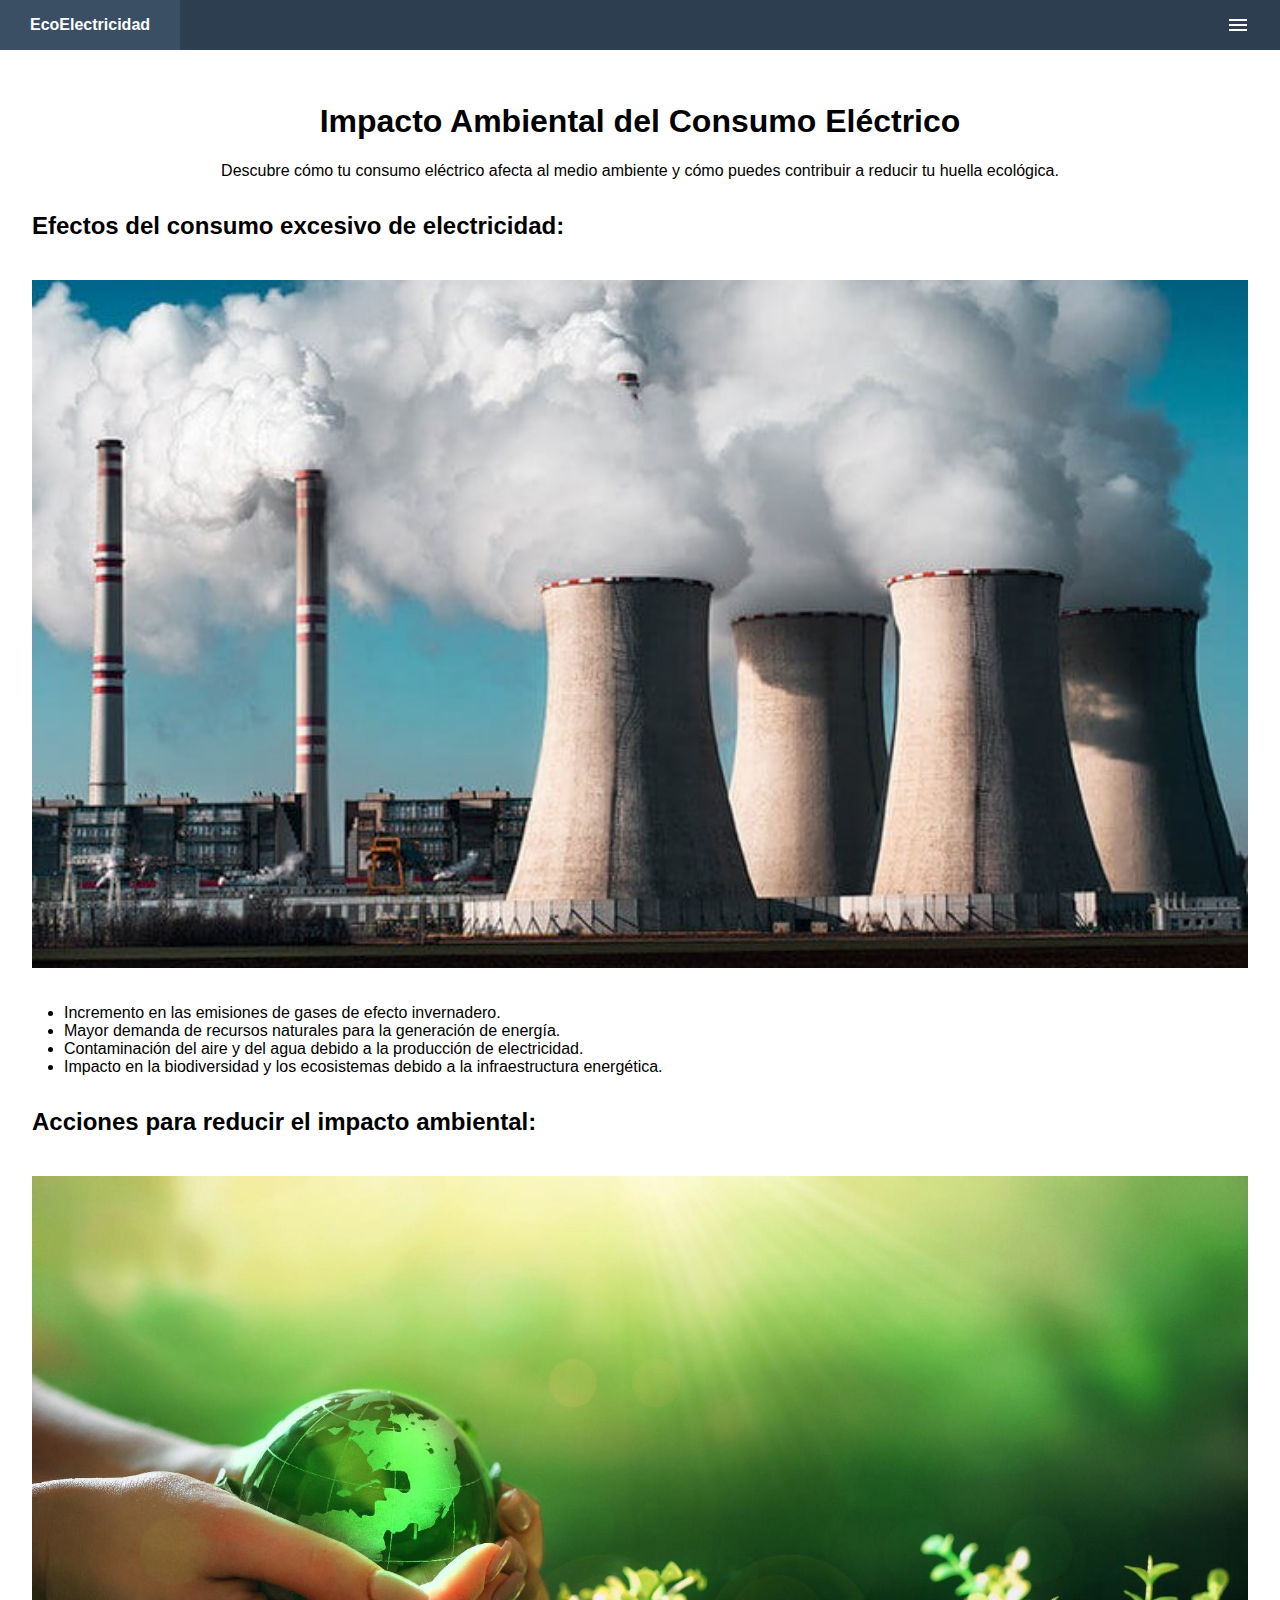
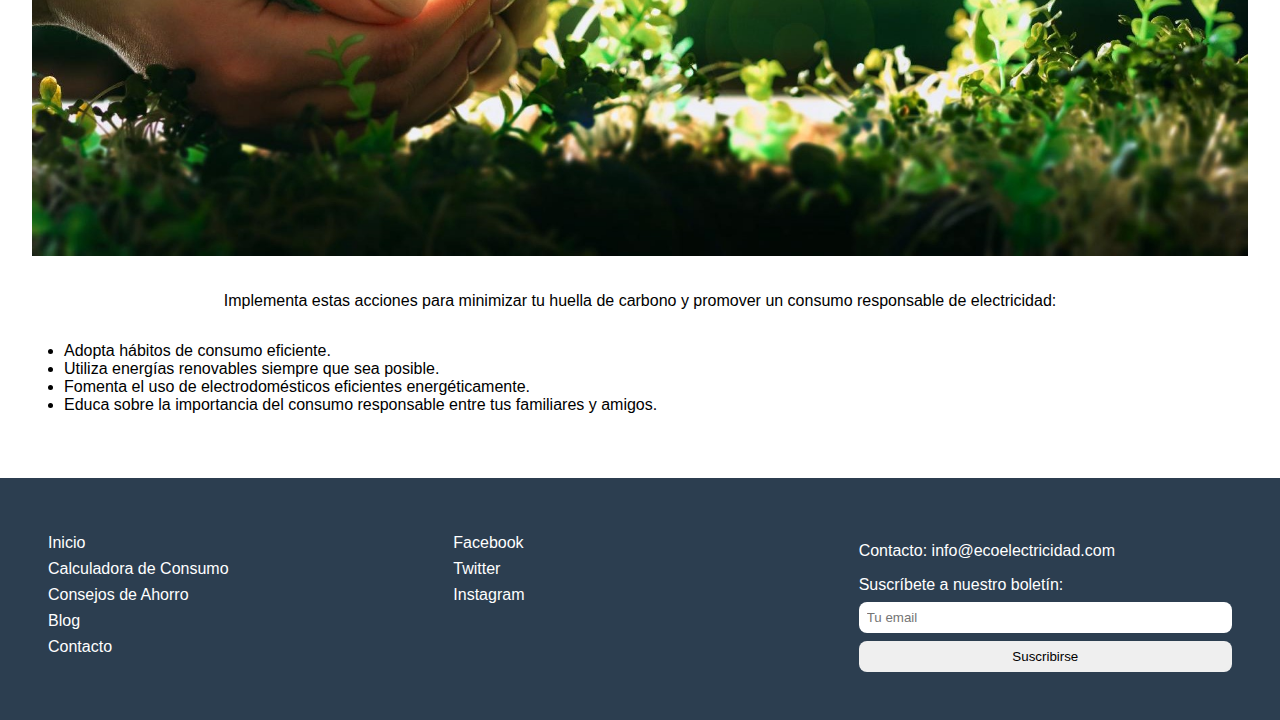
<file: impacto.html>
<!DOCTYPE html>
<html lang="es">
<head>
    <meta charset="UTF-8">
    <meta http-equiv="X-UA_Compatible" content="IE=edge">
    <meta name="viewport" content="width=device-width, initial-scale=1.0">
    <title>Impacto Ambiental - EcoElectricidad</title>
    <link rel="stylesheet" href="css/impacto.css">
</head>
<body>
    <!-- Encabezado -->
    <nav>
        <ul class="sidebar">
          <li onclick=hideSidebar()><a href="#"><svg xmlns="http://www.w3.org/2000/svg" height="24px" viewBox="0 -960 960 960" width="24px" fill="#FFFFFF"><path d="m256-200-56-56 224-224-224-224 56-56 224 224 224-224 56 56-224 224 224 224-56 56-224-224-224 224Z"/></svg></a></li>
            <li><a href="index.html">Inicio</a></li>
            <li><a href="calculadora.html">Calculadora de Consumo</a></li>
            <li><a href="ahorro.html">Consejos de Ahorro</a></li>
            <li><a href="impacto.html">Impacto Ambiental</a></li>
            <li><a href="comparador.html">Comparador</a></li>
            <li><a href="calahorro.html">Calculadora de Ahorro</a></li>
            <li><a href="programador.html">Programador de Ahorro</a></li>
            <li><a href="test.html">Test</a></li>
            <li><a href="#comunidad">Comunidad</a></li>
            <li><a href="#blog">Blog</a></li>
            <li><a href="#recursos">Recursos</a></li>
        </ul>
        <ul>
          <li class="logo"><a href="#"><b>EcoElectricidad</b></a></li>
          <li class="hideOnMobile"><a href="index.html">Inicio</a></li>
          <li class="hideOnMobile"><a href="calculadora.html">Calculadora de Consumo</a></li>
          <li class="hideOnMobile"><a href="ahorro.html">Consejos</a></li>
          <li class="hideOnMobile"><a href="impacto.html">Impacto</a></li>
          <li class="hideOnMobile"><a href="comparador.html">Comparador</a></li>
          <li class="hideOnMobile"><a href="#comunidad">Comunidad</a></li>
          <li class="hideOnMobile"><a href="#blog">Blog</a></li>
          <li class="hideOnMobile"><a href="#recursos">Recursos</a></li>
          <li class="menu-button" onclick=showSidebar()><a href="#"><svg xmlns="http://www.w3.org/2000/svg" height="24px" viewBox="0 -960 960 960" width="24px" fill="#FFFFFF"><path d="M120-240v-80h720v80H120Zm0-200v-80h720v80H120Zm0-200v-80h720v80H120Z"/></svg></a></li>
        </ul>
    </nav>

    <!-- Sección de Impacto Ambiental -->
    <section id="impacto" class="impact-section">
        <h1>Impacto Ambiental del Consumo Eléctrico</h1>
        <p>Descubre cómo tu consumo eléctrico afecta al medio ambiente y cómo puedes contribuir a reducir tu huella ecológica.</p>
        <div class="impact-info">
            <h3>Efectos del consumo excesivo de electricidad:</h3>
            <img src="./images/efectos.jpg" alt="Efectos del consumo eléctrico" class="impact-image">
            <ul>
                <li>Incremento en las emisiones de gases de efecto invernadero.</li>
                <li>Mayor demanda de recursos naturales para la generación de energía.</li>
                <li>Contaminación del aire y del agua debido a la producción de electricidad.</li>
                <li>Impacto en la biodiversidad y los ecosistemas debido a la infraestructura energética.</li>
            </ul>
        </div>
        <div class="impact-actions">
            <h3>Acciones para reducir el impacto ambiental:</h3>
            <img src="./images/acciones.jpeg" alt="Acciones para reducir el impacto" class="impact-image">
            <p>Implementa estas acciones para minimizar tu huella de carbono y promover un consumo responsable de electricidad:</p>
            <ul>
                <li>Adopta hábitos de consumo eficiente.</li>
                <li>Utiliza energías renovables siempre que sea posible.</li>
                <li>Fomenta el uso de electrodomésticos eficientes energéticamente.</li>
                <li>Educa sobre la importancia del consumo responsable entre tus familiares y amigos.</li>
            </ul>
        </div>
    </section>

    <!-- Pie de Página -->
    <footer>
        <div class="links">
            <a href="index.html">Inicio</a>
            <a href="calculadora.html">Calculadora de Consumo</a>
            <a href="ahorro.html">Consejos de Ahorro</a>
            <a href="#blog">Blog</a>
            <a href="#contacto">Contacto</a>
        </div>
        <div class="social">
            <a href="https://facebook.com">Facebook</a>
            <a href="https://twitter.com">Twitter</a>
            <a href="https://instagram.com">Instagram</a>
        </div>
        <div class="contact">
            <p>Contacto: info@ecoelectricidad.com</p>
            <form>
                <label for="email">Suscríbete a nuestro boletín:</label>
                <input type="email" id="email" name="email" placeholder="Tu email">
                <button type="submit">Suscribirse</button>
            </form>
        </div>
    </footer>

    <script src="./js/index.js"></script>
</body>
</html>
</file>
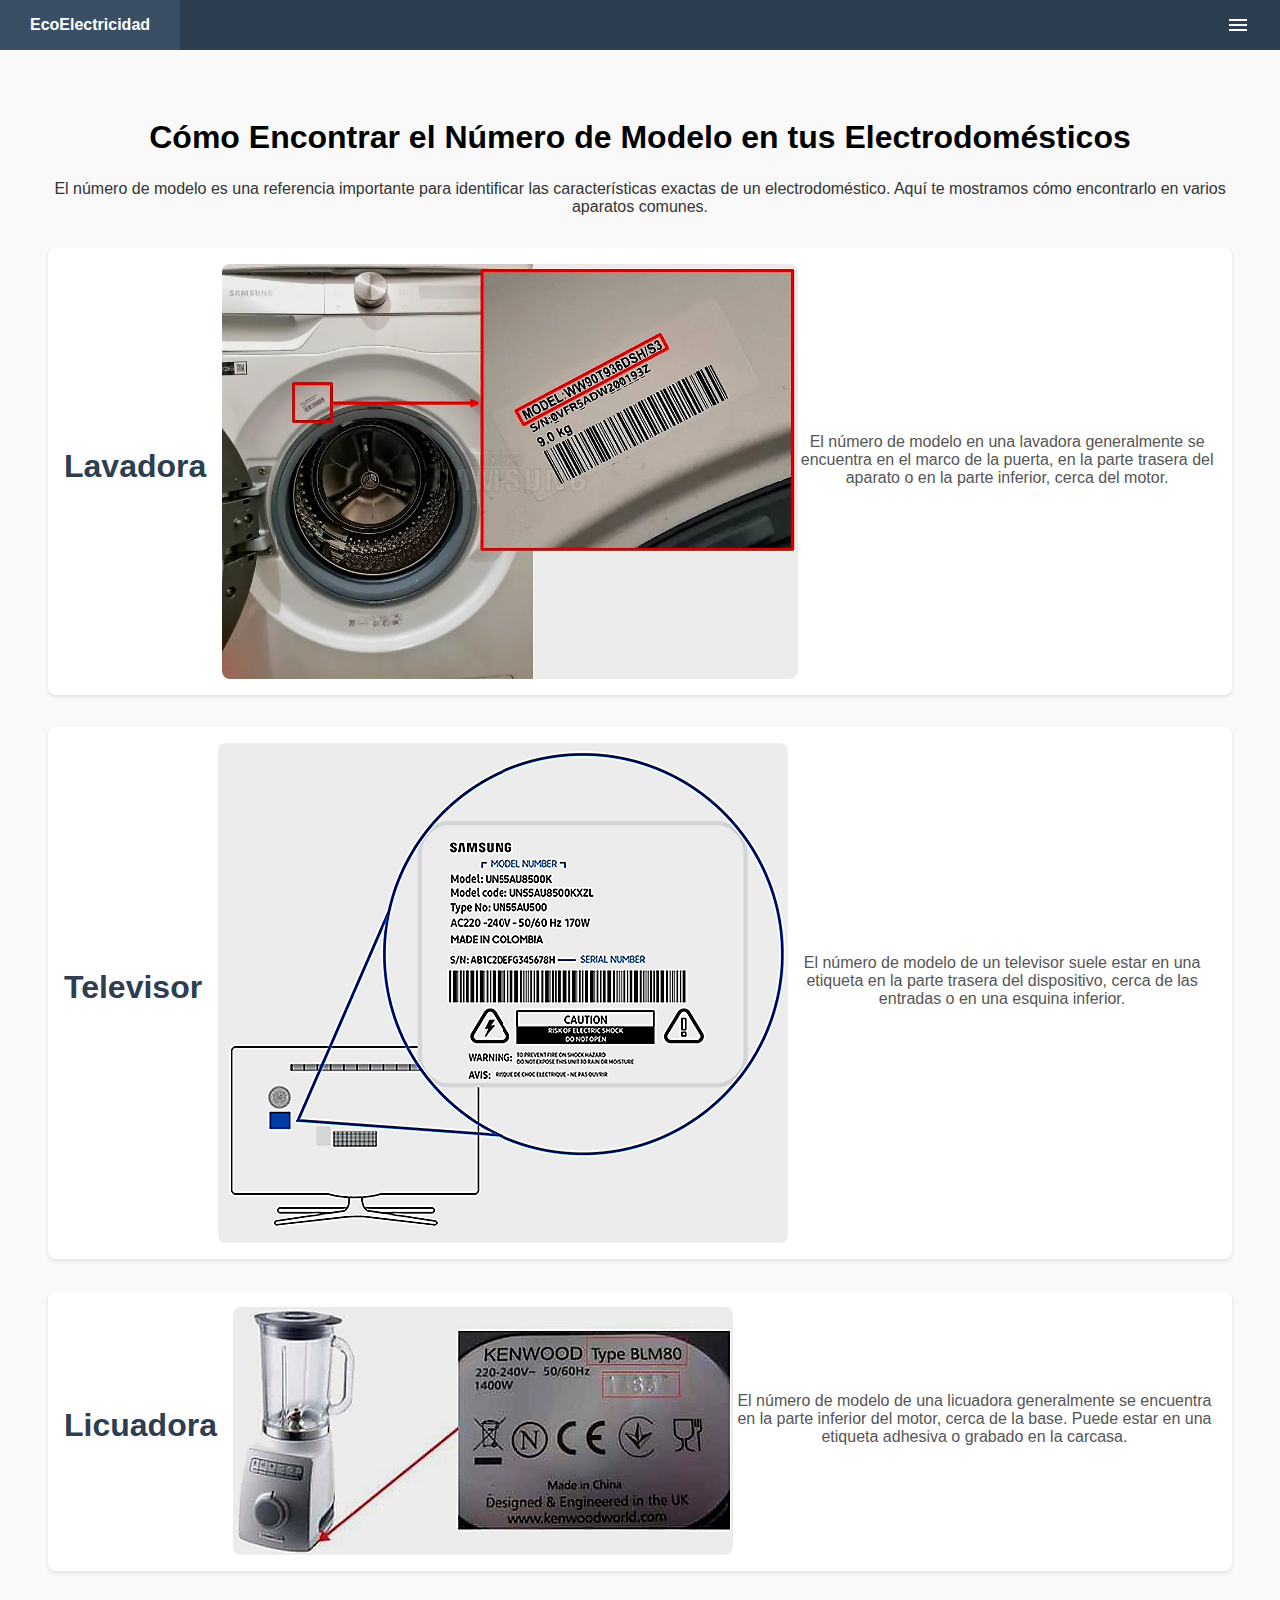
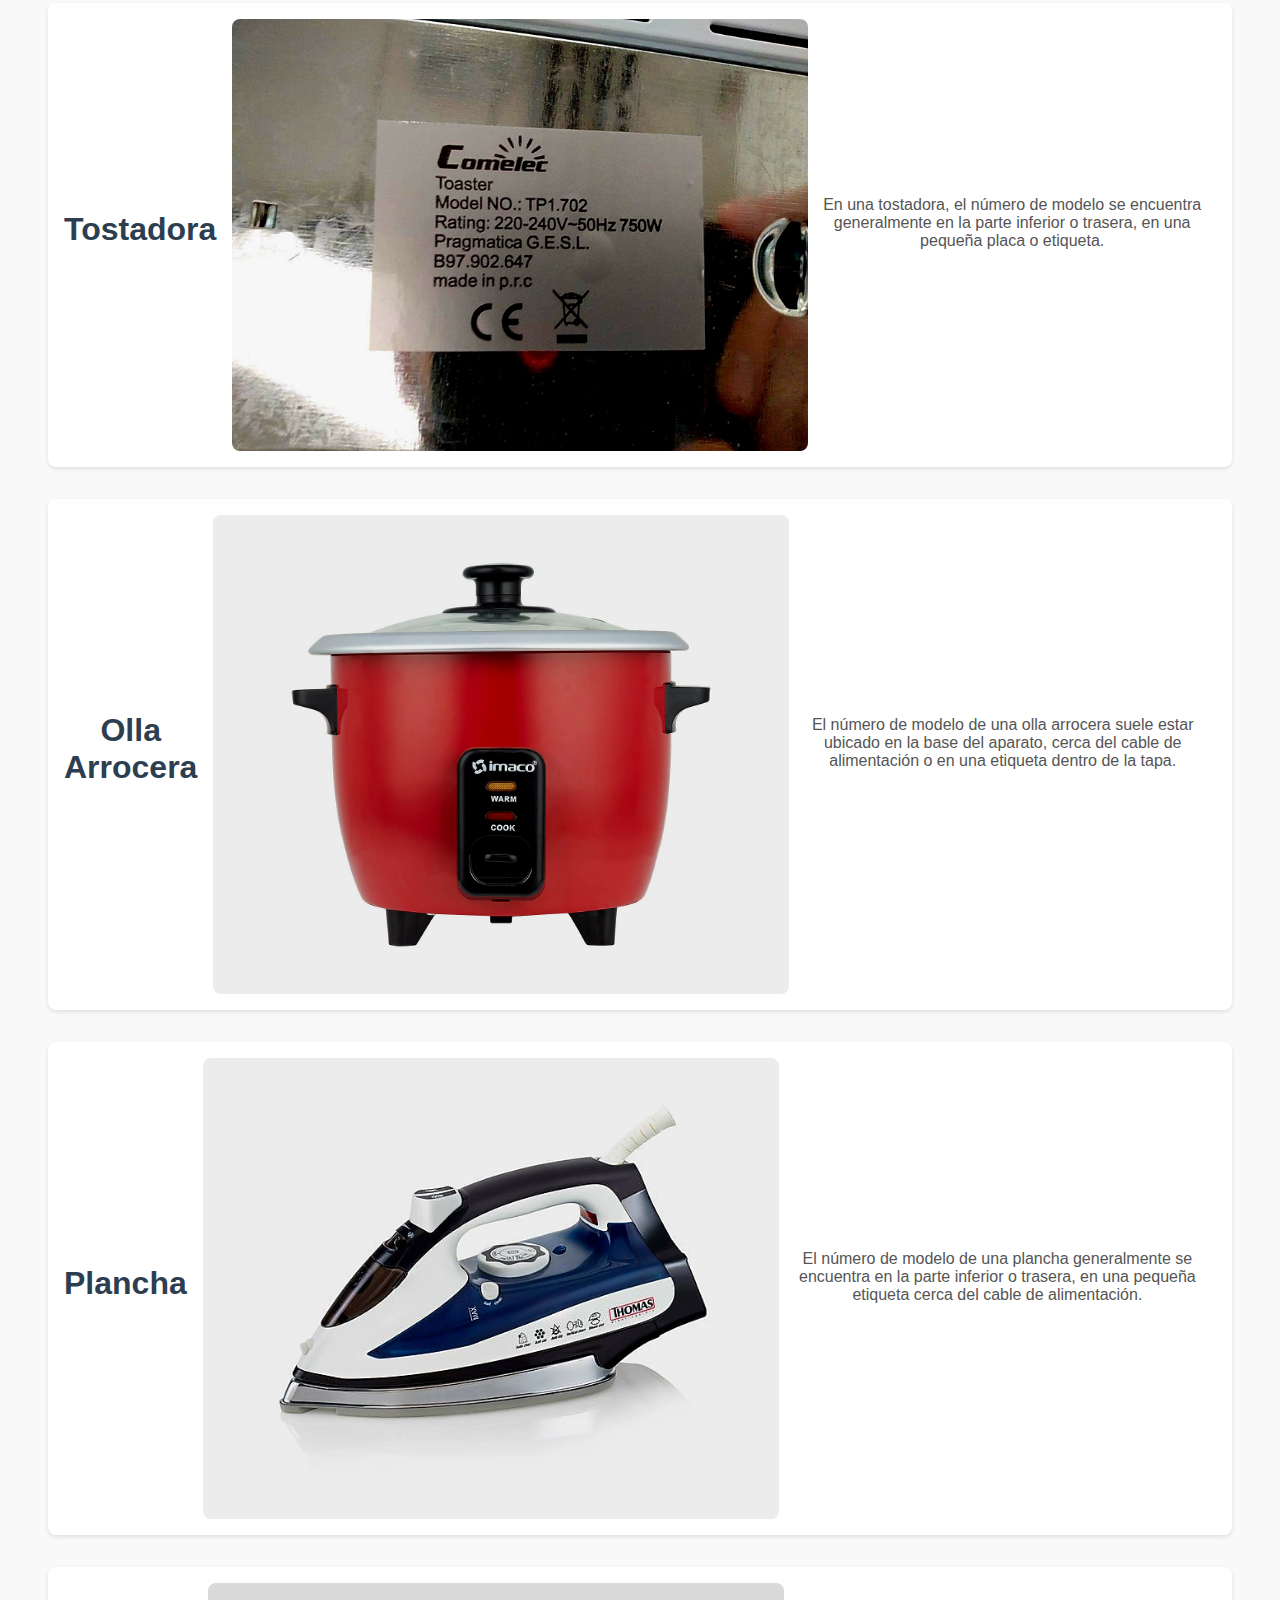
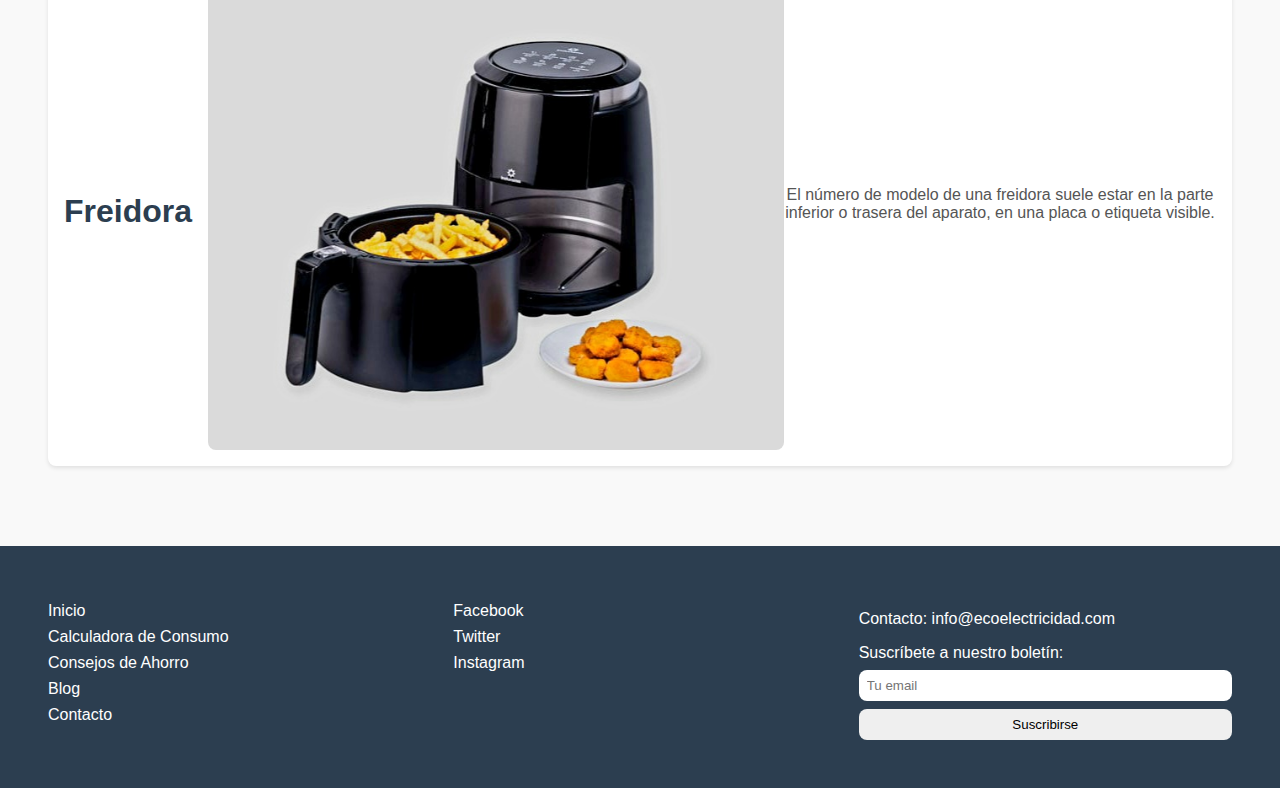
<file: modelo.html>
<!DOCTYPE html>
<html lang="es">
<head>
    <meta charset="UTF-8">
    <meta name="viewport" content="width=device-width, initial-scale=1.0">
    <title>Etiquetas de Eficiencia Energética - EcoElectricidad</title>
    <link rel="stylesheet" href="./css/modelo.css">
</head>
<body>
    <!-- Encabezado -->
    <nav>
        <ul class="sidebar">
          <li onclick=hideSidebar()><a href="#"><svg xmlns="http://www.w3.org/2000/svg" height="24px" viewBox="0 -960 960 960" width="24px" fill="#FFFFFF"><path d="m256-200-56-56 224-224-224-224 56-56 224 224 224-224 56 56-224 224 224 224-56 56-224-224-224 224Z"/></svg></a></li>
            <li><a href="index.html">Inicio</a></li>
            <li><a href="calculadora.html">Calculadora de Consumo</a></li>
            <li><a href="ahorro.html">Consejos de Ahorro</a></li>
            <li><a href="impacto.html">Impacto Ambiental</a></li>
            <li><a href="comparador.html">Comparador</a></li>
            <li><a href="calahorro.html">Calculadora de Ahorro</a></li>
            <li><a href="programador.html">Programador de Ahorro</a></li>
            <li><a href="test.html">Test</a></li>
            <li><a href="#comunidad">Comunidad</a></li>
            <li><a href="#blog">Blog</a></li>
            <li><a href="#recursos">Recursos</a></li>
        </ul>
        <ul>
          <li class="logo"><a href="#"><b>EcoElectricidad</b></a></li>
          <li class="hideOnMobile"><a href="index.html">Inicio</a></li>
          <li class="hideOnMobile"><a href="calculadora.html">Calculadora de Consumo</a></li>
          <li class="hideOnMobile"><a href="ahorro.html">Consejos</a></li>
          <li class="hideOnMobile"><a href="impacto.html">Impacto</a></li>
          <li class="hideOnMobile"><a href="comparador.html">Comparador</a></li>
          <li class="hideOnMobile"><a href="#comunidad">Comunidad</a></li>
          <li class="hideOnMobile"><a href="#blog">Blog</a></li>
          <li class="hideOnMobile"><a href="#recursos">Recursos</a></li>
          <li class="menu-button" onclick=showSidebar()><a href="#"><svg xmlns="http://www.w3.org/2000/svg" height="24px" viewBox="0 -960 960 960" width="24px" fill="#FFFFFF"><path d="M120-240v-80h720v80H120Zm0-200v-80h720v80H120Zm0-200v-80h720v80H120Z"/></svg></a></li>
        </ul>
      </nav>

    <!-- Sección sobre Cómo Encontrar el Número de Modelo -->
    <section id="modelos-electrodomesticos" class="appliance-models-section">
        <h1>Cómo Encontrar el Número de Modelo en tus Electrodomésticos</h1>
        <p>El número de modelo es una referencia importante para identificar las características exactas de un electrodoméstico. Aquí te mostramos cómo encontrarlo en varios aparatos comunes.</p>

        <!-- Lavadora -->
        <div class="appliance-item">
            <h2>Lavadora</h2>
            <img src="./images/model-lavadora.jpg" alt="Ubicación del número de modelo en una lavadora" class="appliance-image">
            <p>El número de modelo en una lavadora generalmente se encuentra en el marco de la puerta, en la parte trasera del aparato o en la parte inferior, cerca del motor.</p>
        </div>

        <!-- Televisor -->
        <div class="appliance-item">
            <h2>Televisor</h2>
            <img src="./images/model-tv.png" alt="Ubicación del número de modelo en un televisor" class="appliance-image">
            <p>El número de modelo de un televisor suele estar en una etiqueta en la parte trasera del dispositivo, cerca de las entradas o en una esquina inferior.</p>
        </div>

        <!-- Licuadora -->
        <div class="appliance-item">
            <h2>Licuadora</h2>
            <img src="./images/model-licuadora.jpg" alt="Ubicación del número de modelo en una licuadora" class="appliance-image">
            <p>El número de modelo de una licuadora generalmente se encuentra en la parte inferior del motor, cerca de la base. Puede estar en una etiqueta adhesiva o grabado en la carcasa.</p>
        </div>

        <!-- Tostadora -->
        <div class="appliance-item">
            <h2>Tostadora</h2>
            <img src="./images/model-tostadora.jpg" alt="Ubicación del número de modelo en una tostadora" class="appliance-image">
            <p>En una tostadora, el número de modelo se encuentra generalmente en la parte inferior o trasera, en una pequeña placa o etiqueta.</p>
        </div>

        <!-- Olla Arrocera -->
        <div class="appliance-item">
            <h2>Olla Arrocera</h2>
            <img src="./images/model-arrocera.jpg" alt="Ubicación del número de modelo en una olla arrocera" class="appliance-image">
            <p>El número de modelo de una olla arrocera suele estar ubicado en la base del aparato, cerca del cable de alimentación o en una etiqueta dentro de la tapa.</p>
        </div>

        <!-- Plancha -->
        <div class="appliance-item">
            <h2>Plancha</h2>
            <img src="./images/model-plancha.jpg" alt="Ubicación del número de modelo en una plancha" class="appliance-image">
            <p>El número de modelo de una plancha generalmente se encuentra en la parte inferior o trasera, en una pequeña etiqueta cerca del cable de alimentación.</p>
        </div>

        <!-- Freidora -->
        <div class="appliance-item">
            <h2>Freidora</h2>
            <img src="./images/model-freidora.jpg" alt="Ubicación del número de modelo en una freidora" class="appliance-image">
            <p>El número de modelo de una freidora suele estar en la parte inferior o trasera del aparato, en una placa o etiqueta visible.</p>
        </div>
    </section>

    <!-- Pie de Página -->
    <footer>
        <div class="links">
            <a href="index.html">Inicio</a>
            <a href="#calculadora">Calculadora de Consumo</a>
            <a href="#consejos">Consejos de Ahorro</a>
            <a href="#blog">Blog</a>
            <a href="#contacto">Contacto</a>
        </div>
        <div class="social">
            <a href="https://facebook.com">Facebook</a>
            <a href="https://twitter.com">Twitter</a>
            <a href="https://instagram.com">Instagram</a>
        </div>
        <div class="contact">
            <p>Contacto: info@ecoelectricidad.com</p>
            <form>
                <label for="email">Suscríbete a nuestro boletín:</label>
                <input type="email" id="email" name="email" placeholder="Tu email">
                <button type="submit">Suscribirse</button>
            </form>
        </div>
    </footer>

    <script src="./js/index.js"></script>
</body>
</html>
</file>
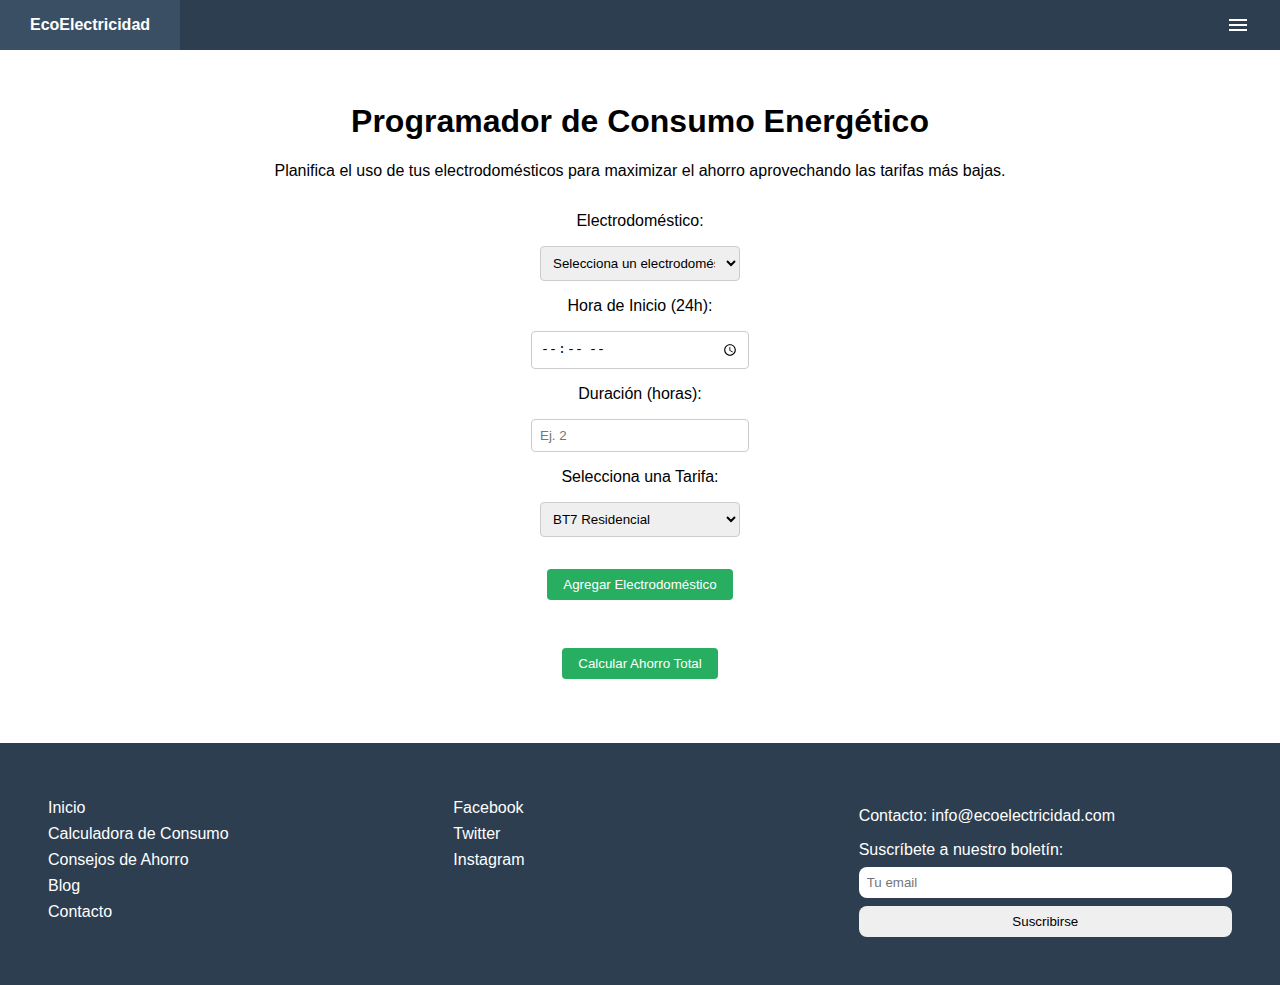
<file: programador.html>
<!DOCTYPE html>
<html lang="es">
<head>
    <meta charset="UTF-8">
    <meta http-equiv="X-UA_Compatible" content="IE=edge">
    <meta name="viewport" content="width=device-width, initial-scale=1.0">
    <title>Programador de Consumo - EcoElectricidad</title>
    <link rel="stylesheet" href="css/programador.css">
</head>
<body>
    <!-- Encabezado -->
    <nav>
        <ul class="sidebar">
          <li onclick=hideSidebar()><a href="#"><svg xmlns="http://www.w3.org/2000/svg" height="24px" viewBox="0 -960 960 960" width="24px" fill="#FFFFFF"><path d="m256-200-56-56 224-224-224-224 56-56 224 224 224-224 56 56-224 224 224 224-56 56-224-224-224 224Z"/></svg></a></li>
            <li><a href="index.html">Inicio</a></li>
            <li><a href="calculadora.html">Calculadora de Consumo</a></li>
            <li><a href="ahorro.html">Consejos de Ahorro</a></li>
            <li><a href="impacto.html">Impacto Ambiental</a></li>
            <li><a href="comparador.html">Comparador</a></li>
            <li><a href="calahorro.html">Calculadora de Ahorro</a></li>
            <li><a href="programador.html">Programador de Consumo</a></li>
            <li><a href="test.html">Test</a></li>
            <li><a href="#comunidad">Comunidad</a></li>
            <li><a href="#blog">Blog</a></li>
            <li><a href="#recursos">Recursos</a></li>
        </ul>
        <ul>
          <li class="logo"><a href="#"><b>EcoElectricidad</b></a></li>
          <li class="hideOnMobile"><a href="index.html">Inicio</a></li>
          <li class="hideOnMobile"><a href="calculadora.html">Calculadora de Consumo</a></li>
          <li class="hideOnMobile"><a href="ahorro.html">Consejos</a></li>
          <li class="hideOnMobile"><a href="impacto.html">Impacto</a></li>
          <li class="hideOnMobile"><a href="comparador.html">Comparador</a></li>
          <li class="hideOnMobile"><a href="#comunidad">Comunidad</a></li>
          <li class="hideOnMobile"><a href="#blog">Blog</a></li>
          <li class="hideOnMobile"><a href="#recursos">Recursos</a></li>
          <li class="menu-button" onclick=showSidebar()><a href="#"><svg xmlns="http://www.w3.org/2000/svg" height="24px" viewBox="0 -960 960 960" width="24px" fill="#FFFFFF"><path d="M120-240v-80h720v80H120Zm0-200v-80h720v80H120Zm0-200v-80h720v80H120Z"/></svg></a></li>
        </ul>
    </nav>

    <!-- Sección de Programador de Ahorro -->
    <section id="programador" class="savings-scheduler-section">
        <h1>Programador de Consumo Energético</h1>
        <p>Planifica el uso de tus electrodomésticos para maximizar el ahorro aprovechando las tarifas más bajas.</p>
        <div class="scheduler-form">
            <div class="form-group">
                <label for="appliance">Electrodoméstico:</label>
                <select id="appliance" name="appliance" onchange="updateModels()">
                    <option value="">Selecciona un electrodoméstico</option>
                    <option value="Refrigeradora">Refrigeradora</option>
                    <option value="Lavadora">Lavadora</option>
                    <option value="Microondas">Microondas</option>
                    <option value="TV">Televisión</option>
                    <option value="Licuadora">Licuadora</option>
                    <option value="Freidora">Freidora</option>
                    <option value="Olla_Arrocera">Olla Arrocera</option>
                    <option value="Terma">Terma</option>
                    <option value="Cafetera">Cafetera</option>
                    <option value="Lavavajilla">Lavavajilla</option>
                </select>
            </div>
            <div class="form-group" id="model-group" style="display: none;">
                <label for="model">Modelo:</label>
                <select id="model" name="model">
                    <option value="">Selecciona un modelo</option>
                </select>
            </div>
            <div class="form-group">
                <label for="usageTime">Hora de Inicio (24h):</label>
                <input type="time" id="usageTime" name="usageTime">
            </div>
            <div class="form-group">
                <label for="duration">Duración (horas):</label>
                <input type="number" id="duration" name="duration" placeholder="Ej. 2">
            </div>
            <div class="form-group">
                <label for="tariff">Selecciona una Tarifa:</label>
                <select id="tariff" name="tariff">
                    <option value="BT7">BT7 Residencial</option>
                    <option value="BT5i">BT5I Residencial</option>
                    <option value="BT5f">BT5F Residencial</option>
                    <option value="BT5e">BT5E Residencial</option>
                    <option value="BT5d">BT5D Residencial</option>
                    <option value="BT5b">BT5B Residencial</option>
                    <option value="BT5a">BT5A Residencial</option>
                </select>
            </div>
            <button type="button" onclick="addAppliance()">Agregar Electrodoméstico</button>
        </div>
        <div id="appliance-list" class="appliance-list"></div>
        <button type="button" onclick="calculateTotalSavings()">Calcular Ahorro Total</button>
        <div id="scheduler-result" class="scheduler-result"></div>
    </section>

    <!-- Pie de Página -->
    <footer>
        <div class="links">
            <a href="index.html">Inicio</a>
            <a href="calculadora.html">Calculadora de Consumo</a>
            <a href="ahorro.html">Consejos de Ahorro</a>
            <a href="#blog">Blog</a>
            <a href="#contacto">Contacto</a>
        </div>
        <div class="social">
            <a href="https://facebook.com">Facebook</a>
            <a href="https://twitter.com">Twitter</a>
            <a href="https://instagram.com">Instagram</a>
        </div>
        <div class="contact">
            <p>Contacto: info@ecoelectricidad.com</p>
            <form>
                <label for="email">Suscríbete a nuestro boletín:</label>
                <input type="email" id="email" name="email" placeholder="Tu email">
                <button type="submit">Suscribirse</button>
            </form>
        </div>
    </footer>

    <script src="js/programador.js"></script>
    <script src="./js/index.js"></script>
</body>
</html>
</file>
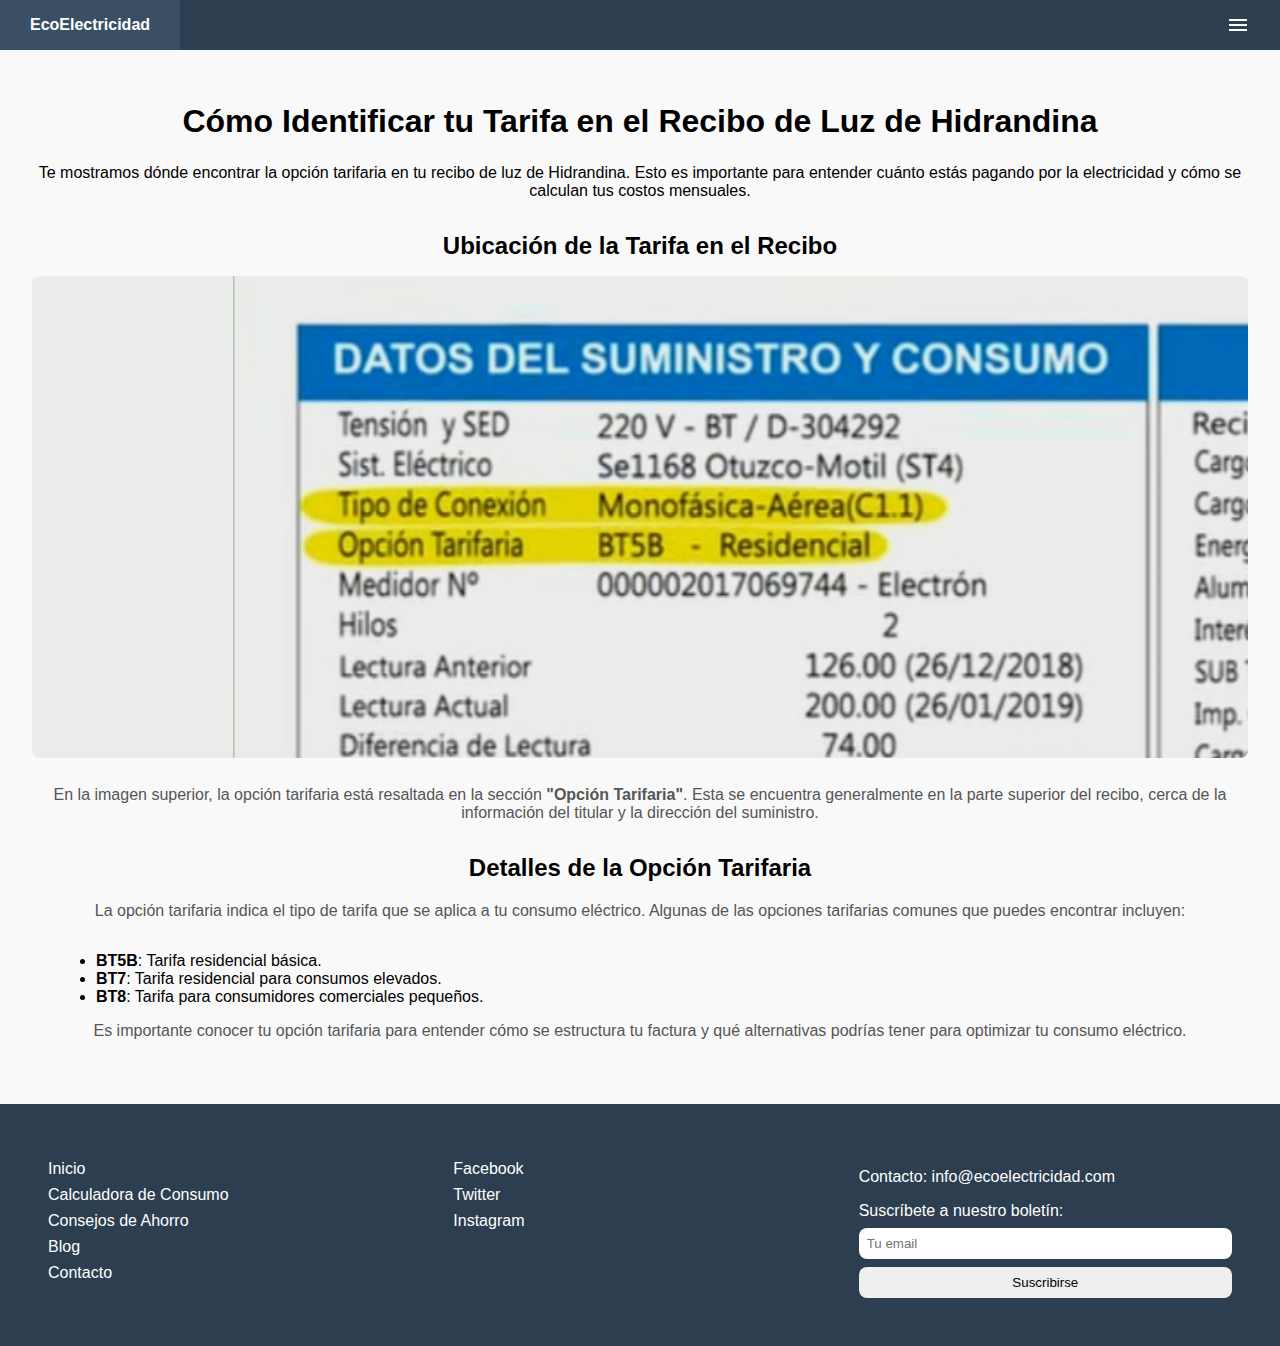
<file: tarifas.html>
<!DOCTYPE html>
<html lang="es">
<head>
    <meta charset="UTF-8">
    <meta name="viewport" content="width=device-width, initial-scale=1.0">
    <title>Cómo Ver tu Tarifa en el Recibo de Luz - Hidrandina</title>
    <link rel="stylesheet" href="./css/tarifas.css">
</head>
<body>
    <!-- Encabezado -->
    <nav>
        <ul class="sidebar">
          <li onclick=hideSidebar()><a href="#"><svg xmlns="http://www.w3.org/2000/svg" height="24px" viewBox="0 -960 960 960" width="24px" fill="#FFFFFF"><path d="m256-200-56-56 224-224-224-224 56-56 224 224 224-224 56 56-224 224 224 224-56 56-224-224-224 224Z"/></svg></a></li>
            <li><a href="index.html">Inicio</a></li>
            <li><a href="calculadora.html">Calculadora de Consumo</a></li>
            <li><a href="ahorro.html">Consejos de Ahorro</a></li>
            <li><a href="impacto.html">Impacto Ambiental</a></li>
            <li><a href="comparador.html">Comparador</a></li>
            <li><a href="calahorro.html">Calculadora de Ahorro</a></li>
            <li><a href="programador.html">Programador de Ahorro</a></li>
            <li><a href="test.html">Test</a></li>
            <li><a href="#comunidad">Comunidad</a></li>
            <li><a href="#blog">Blog</a></li>
            <li><a href="#recursos">Recursos</a></li>
        </ul>
        <ul>
          <li class="logo"><a href="#"><b>EcoElectricidad</b></a></li>
          <li class="hideOnMobile"><a href="index.html">Inicio</a></li>
          <li class="hideOnMobile"><a href="calculadora.html">Calculadora de Consumo</a></li>
          <li class="hideOnMobile"><a href="ahorro.html">Consejos</a></li>
          <li class="hideOnMobile"><a href="impacto.html">Impacto</a></li>
          <li class="hideOnMobile"><a href="comparador.html">Comparador</a></li>
          <li class="hideOnMobile"><a href="#comunidad">Comunidad</a></li>
          <li class="hideOnMobile"><a href="#blog">Blog</a></li>
          <li class="hideOnMobile"><a href="#recursos">Recursos</a></li>
          <li class="menu-button" onclick=showSidebar()><a href="#"><svg xmlns="http://www.w3.org/2000/svg" height="24px" viewBox="0 -960 960 960" width="24px" fill="#FFFFFF"><path d="M120-240v-80h720v80H120Zm0-200v-80h720v80H120Zm0-200v-80h720v80H120Z"/></svg></a></li>
        </ul>
    </nav>

    <!-- Sección para Identificar la Tarifa en el Recibo -->
    <section id="tarifa-recibo" class="tariff-section">
        <h1>Cómo Identificar tu Tarifa en el Recibo de Luz de Hidrandina</h1>
        <p>Te mostramos dónde encontrar la opción tarifaria en tu recibo de luz de Hidrandina. Esto es importante para entender cuánto estás pagando por la electricidad y cómo se calculan tus costos mensuales.</p>

        <!-- Imágenes del recibo con información destacada -->
        <div class="tariff-info">
            <h2>Ubicación de la Tarifa en el Recibo</h2>
            <img src="./images/recibo.jpg" alt="Recibo de Luz de Hidrandina con la Tarifa Destacada" class="tariff-image">
            <p>En la imagen superior, la opción tarifaria está resaltada en la sección <strong>"Opción Tarifaria"</strong>. Esta se encuentra generalmente en la parte superior del recibo, cerca de la información del titular y la dirección del suministro.</p>
        </div>

        <div class="tariff-details">
            <h2>Detalles de la Opción Tarifaria</h2>
            <p>La opción tarifaria indica el tipo de tarifa que se aplica a tu consumo eléctrico. Algunas de las opciones tarifarias comunes que puedes encontrar incluyen:</p>
            <ul>
                <li><strong>BT5B</strong>: Tarifa residencial básica.</li>
                <li><strong>BT7</strong>: Tarifa residencial para consumos elevados.</li>
                <li><strong>BT8</strong>: Tarifa para consumidores comerciales pequeños.</li>
            </ul>
            <p>Es importante conocer tu opción tarifaria para entender cómo se estructura tu factura y qué alternativas podrías tener para optimizar tu consumo eléctrico.</p>
        </div>
    </section>

    <!-- Pie de Página -->
    <footer>
        <div class="links">
            <a href="index.html">Inicio</a>
            <a href="#calculadora">Calculadora de Consumo</a>
            <a href="#consejos">Consejos de Ahorro</a>
            <a href="#blog">Blog</a>
            <a href="#contacto">Contacto</a>
        </div>
        <div class="social">
            <a href="https://facebook.com">Facebook</a>
            <a href="https://twitter.com">Twitter</a>
            <a href="https://instagram.com">Instagram</a>
        </div>
        <div class="contact">
            <p>Contacto: info@ecoelectricidad.com</p>
            <form>
                <label for="email">Suscríbete a nuestro boletín:</label>
                <input type="email" id="email" name="email" placeholder="Tu email">
                <button type="submit">Suscribirse</button>
            </form>
        </div>
    </footer>

    <script src="./js/index.js"></script>
</body>
</html>
</file>
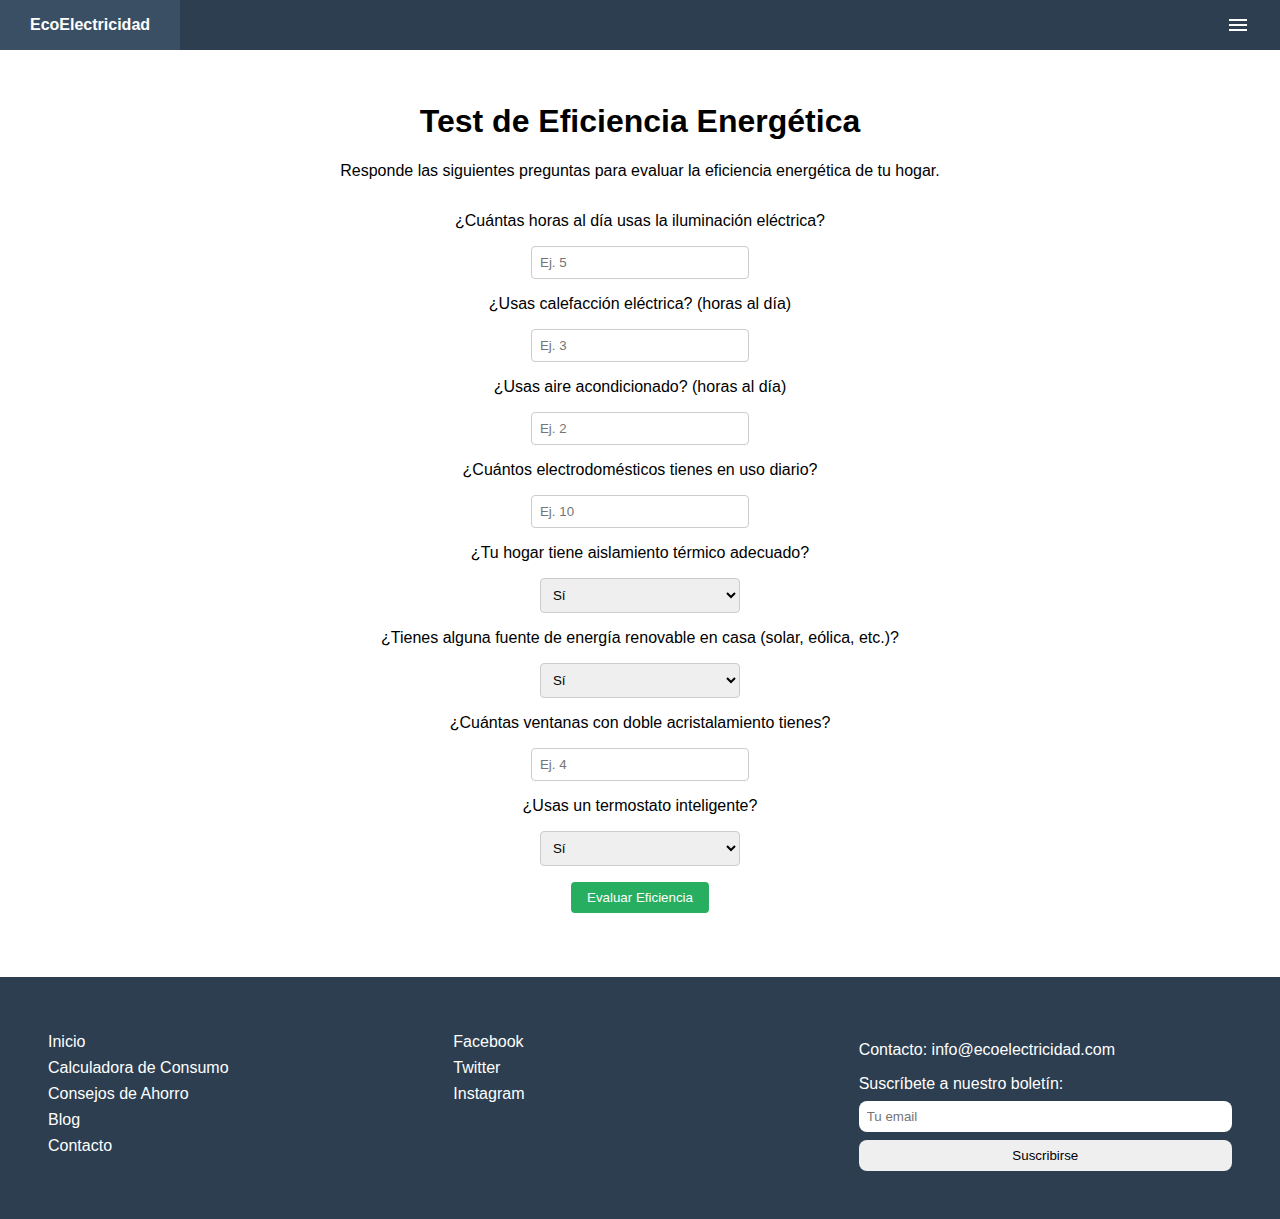
<file: test.html>
<!DOCTYPE html>
<html lang="es">
<head>
    <meta charset="UTF-8">
    <meta http-equiv="X-UA_Compatible" content="IE=edge">
    <meta name="viewport" content="width=device-width, initial-scale=1.0">
    <title>Test de Eficiencia Energética - EcoElectricidad</title>
    <link rel="stylesheet" href="css/test.css">
</head>
<body>
    <!-- Encabezado -->
    <nav>
        <ul class="sidebar">
          <li onclick=hideSidebar()><a href="#"><svg xmlns="http://www.w3.org/2000/svg" height="24px" viewBox="0 -960 960 960" width="24px" fill="#FFFFFF"><path d="m256-200-56-56 224-224-224-224 56-56 224 224 224-224 56 56-224 224 224 224-56 56-224-224-224 224Z"/></svg></a></li>
            <li><a href="index.html">Inicio</a></li>
            <li><a href="calculadora.html">Calculadora de Consumo</a></li>
            <li><a href="ahorro.html">Consejos de Ahorro</a></li>
            <li><a href="impacto.html">Impacto Ambiental</a></li>
            <li><a href="comparador.html">Comparador</a></li>
            <li><a href="calahorro.html">Calculadora de Ahorro</a></li>
            <li><a href="programador.html">Programador de Ahorro</a></li>
            <li><a href="test.html">Test</a></li>
            <li><a href="#comunidad">Comunidad</a></li>
            <li><a href="#blog">Blog</a></li>
            <li><a href="#recursos">Recursos</a></li>
        </ul>
        <ul>
          <li class="logo"><a href="#"><b>EcoElectricidad</b></a></li>
          <li class="hideOnMobile"><a href="index.html">Inicio</a></li>
          <li class="hideOnMobile"><a href="calculadora.html">Calculadora de Consumo</a></li>
          <li class="hideOnMobile"><a href="ahorro.html">Consejos</a></li>
          <li class="hideOnMobile"><a href="impacto.html">Impacto</a></li>
          <li class="hideOnMobile"><a href="comparador.html">Comparador</a></li>
          <li class="hideOnMobile"><a href="#comunidad">Comunidad</a></li>
          <li class="hideOnMobile"><a href="#blog">Blog</a></li>
          <li class="hideOnMobile"><a href="#recursos">Recursos</a></li>
          <li class="menu-button" onclick=showSidebar()><a href="#"><svg xmlns="http://www.w3.org/2000/svg" height="24px" viewBox="0 -960 960 960" width="24px" fill="#FFFFFF"><path d="M120-240v-80h720v80H120Zm0-200v-80h720v80H120Zm0-200v-80h720v80H120Z"/></svg></a></li>
        </ul>
    </nav>

    <!-- Sección del Test de Eficiencia Energética -->
    <section id="test" class="efficiency-test-section">
        <h1>Test de Eficiencia Energética</h1>
        <p>Responde las siguientes preguntas para evaluar la eficiencia energética de tu hogar.</p>
        <form id="efficiencyTestForm" class="test-form">
            <div class="form-group">
                <label for="lighting">¿Cuántas horas al día usas la iluminación eléctrica?</label>
                <input type="number" id="lighting" name="lighting" min="0" max="24" placeholder="Ej. 5">
            </div>
            <div class="form-group">
                <label for="heating">¿Usas calefacción eléctrica? (horas al día)</label>
                <input type="number" id="heating" name="heating" min="0" max="24" placeholder="Ej. 3">
            </div>
            <div class="form-group">
                <label for="cooling">¿Usas aire acondicionado? (horas al día)</label>
                <input type="number" id="cooling" name="cooling" min="0" max="24" placeholder="Ej. 2">
            </div>
            <div class="form-group">
                <label for="appliances">¿Cuántos electrodomésticos tienes en uso diario?</label>
                <input type="number" id="appliances" name="appliances" min="0" placeholder="Ej. 10">
            </div>
            <div class="form-group">
                <label for="insulation">¿Tu hogar tiene aislamiento térmico adecuado?</label>
                <select id="insulation" name="insulation">
                    <option value="yes">Sí</option>
                    <option value="no">No</option>
                    <option value="partial">Parcialmente</option>
                </select>
            </div>
            <div class="form-group">
                <label for="renewable">¿Tienes alguna fuente de energía renovable en casa (solar, eólica, etc.)?</label>
                <select id="renewable" name="renewable">
                    <option value="yes">Sí</option>
                    <option value="no">No</option>
                </select>
            </div>
            <div class="form-group">
                <label for="windows">¿Cuántas ventanas con doble acristalamiento tienes?</label>
                <input type="number" id="windows" name="windows" min="0" placeholder="Ej. 4">
            </div>
            <div class="form-group">
                <label for="smart_thermostat">¿Usas un termostato inteligente?</label>
                <select id="smart_thermostat" name="smart_thermostat">
                    <option value="yes">Sí</option>
                    <option value="no">No</option>
                </select>
            </div>
            <button type="button" onclick="evaluateEfficiency()">Evaluar Eficiencia</button>
        </form>
        <div id="test-result" class="test-result"></div>
    </section>

    <!-- Pie de Página -->
    <footer>
        <div class="links">
            <a href="index.html">Inicio</a>
            <a href="calculadora.html">Calculadora de Consumo</a>
            <a href="ahorro.html">Consejos de Ahorro</a>
            <a href="#blog">Blog</a>
            <a href="#contacto">Contacto</a>
        </div>
        <div class="social">
            <a href="https://facebook.com">Facebook</a>
            <a href="https://twitter.com">Twitter</a>
            <a href="https://instagram.com">Instagram</a>
        </div>
        <div class="contact">
            <p>Contacto: info@ecoelectricidad.com</p>
            <form>
                <label for="email">Suscríbete a nuestro boletín:</label>
                <input type="email" id="email" name="email" placeholder="Tu email">
                <button type="submit">Suscribirse</button>
            </form>
        </div>
    </footer>

    <script src="js/test.js"></script>
    <script src="./js/index.js"></script>
</body>
</html>
</file>
<file: css/styles.css>
/* General Styles */
body {
    font-family: Arial, sans-serif;
    margin: 0;
    padding: 0;
    box-sizing: border-box;
}

/* Menu Toggle Button */
nav{
    background-color: #2c3e50;
}

nav ul{
    list-style: none;
    display: flex;
    justify-content: flex-end;
    align-items: center;
    padding: 0;
    margin: 0;
}
nav li{
    height: 50px;
}
nav a{
    height: 100%;
    padding: 0 30px;
    text-decoration: none;
    display: flex;
    align-items: center;
    color: #ffff;
}
nav a:hover{
    background-color: #3a4f64;
}
nav li:first-child{
    margin-right: auto;
}
.sidebar{
    position: fixed;
    top: 0; 
    right: 0;
    height: 100vh;
    width: 250px;
    background-color: rgba(0, 0, 0, 0.63);
    backdrop-filter: blur(12px);
    box-shadow: -10px 0 10px rgba(0, 0, 0, 0.1);
    list-style: none;
    display: none;
    flex-direction: column;
    align-items: flex-start;
    justify-content: flex-start;
}
.sidebar li{
    width: 100%;
}
.sidebar a{
    width: 100%;
}
.menu-button{
    display: none;
}
  

/* Hero Section Styles */

.hero {
    background: linear-gradient(180deg, #0000008c 0%, #0000008c 100% ), url('../images/bbva-energia.jpg') no-repeat center center/cover;
    color: white;
    text-align: center;
    padding: 4rem 2rem;
}

.hero h1 {
    font-size: 2.5rem;
}

.hero p {
    font-size: 1.2rem;
    margin: 1rem 0;
}

.hero .btn {
    background: #27ae60;
    color: white;
    padding: 0.5rem 1rem;
    text-decoration: none;
    border-radius: 0.5rem;
}


/* Introduction Section */
#introduccion {
    display: flex;
    align-items: center;
    padding: 3rem;
}

#introduccion .content {
    flex: 1;
    margin-right: 2em;
    text-align: justify;
}

#introduccion .image {
    flex: 1;
    text-align: center;
}

#introduccion .image img {
    max-width: 100%;
    border-radius: 0.5rem;
}

/* Benefits Section */
#beneficios {
    background: #ecf0f1;
    padding: 2rem;
    text-align: center;
}

#beneficios ul {
    list-style: none;
    padding: 0;
}

#beneficios ul li {
    font-size: 1.2rem;
    margin: 0.5rem 0;
}

/* Tools Section */
#herramientas {
    padding: 2rem;
}

#herramientas .tool {
    display: flex;
    align-items: center;
    gap: 1rem;
    margin: 1rem 0;
}

#herramientas .tool .image {
    flex: 1;
}

#herramientas .tool .image img {
    max-width: 100%;
    border-radius: 0.5rem;
}

#herramientas .tool .content {
    flex: 2;
}

#herramientas .tool h3 {
    font-size: 1.5rem;
}

#herramientas .tool p {
    margin: 0.5rem 0;
}

#herramientas .tool .btn {
    background: #27ae60;
    color: white;
    padding: 0.5rem 1rem;
    text-decoration: none;
    border-radius: 0.5rem;
}

/* Blog Section */
#blog {
    background: #ecf0f1;
    padding: 2rem;
}

#blog .articles {
    display: flex;
    gap: 1rem;
}

#blog article {
    background: white;
    padding: 1rem;
    border-radius: 0.5rem;
    flex: 1;
    text-align: center;
}

#blog article img {
    max-width: 100%;
    border-radius: 0.5rem;
    margin-bottom: 1rem;
}

#blog article h3 {
    font-size: 1.2rem;
    margin: 2rem 1rem;
}

#blog article p {
    margin: 1.5rem 1rem;
}

#blog article .btn {
    background: #27ae60;
    color: white;
    padding: 0.5rem 1rem;
    text-decoration: none;
    border-radius: 0.5rem;
}

/* Community Section */
#comunidad {
    padding: 2rem;
    text-align: center;
}

#comunidad .btn {
    background: #27ae60;
    color: white;
    padding: 0.5rem 1rem;
    text-decoration: none;
    border-radius: 0.5rem;
}

/* Testimonials Section */
#testimonios {
    background: #ecf0f1;
    padding: 2rem;
}

#testimonios blockquote {
    background: white;
    padding: 1rem;
    border-radius: 0.5rem;
    margin: 1rem 0;
    display: flex;
    align-items: center;
    gap: 1rem;
}

#testimonios blockquote img {
    border-radius: 50%;
    width: 50px;
    height: 50px;
}

#testimonios blockquote cite {
    font-style: normal;
    color: #7f8c8d;
}

/* Footer Styles */
footer {
    background: #2c3e50;
    color: white;
    display: flex;
    justify-content: space-between;
    padding: 2rem;
    flex-wrap: wrap;
}

footer .links, footer .social, footer .contact {
    flex: 1;
    margin: 1rem;
}

footer .links a, footer .social a {
    color: white;
    text-decoration: none;
    display: block;
    margin: 0.5rem 0;
}

footer .contact form {
    display: flex;
    flex-direction: column;
    gap: 0.5rem;
}

footer .contact form input, footer .contact form button {
    padding: 0.5rem;
    border-radius: 0.5rem;
    border: none;
}

/* Responsive Styles */
@media(max-width: 1390px){
    .hideOnMobile{
      display: none;
    }
    .menu-button{
      display: block;
    }
}

@media (max-width: 950px) {
    .hero h1 {
        font-size: 2rem;
    }

    .hero p {
        font-size: 1rem;
    }

    #introduccion {
        flex-direction: column;
        text-align: center;
        font-size: 0.85rem;
    }

    #introduccion .content {
        margin-right: 0em;
    }

    #introduccion .content, #introduccion .image {
        flex: none;
    }

    #herramientas .tool .image img {
        width: 100%;
        height: 10rem;
        object-fit: cover;
        border-radius: 0.5rem;
    }

    #blog .articles {
        flex-direction: column;
    }

    footer .links, footer .social, footer .contact {
        margin: 0;
    }
}

@media(max-width: 650px){

    #herramientas .tool .image img {
        width: 100%;
        height: 10rem;
        object-fit: cover;
        border-radius: 0.5rem;
    }

    footer {
        flex-direction: column;
        text-align: center;
    }
}

@media(max-width:450px){
    #beneficios h2{
        font-size: 1.1rem;
    }

    #beneficios p{
        font-size: 0.9rem;
    }

    #herramientas .tool h3 {
        font-size: 1.2rem;
    }

    #herramientas p{
        font-size: 0.8rem
    }

    #herramientas h2{
        font-size: 1.2rem;
    }

    .articles{
        font-size: 85%;
    }

    #comunidad{
        font-size: 85%;
    }

    #testimonios h2{
        font-size: 1.2rem;
    }

    .testimonios{
        font-size: 80%;
    }
}

@media(max-width: 350px){
    .sidebar{
      width: 100%;
    }

    #herramientas h2{
        font-size: 1rem;
    }

    #herramientas .tool h3 {
        font-size: 1rem;
    }

    #herramientas p{
        font-size: 0.75rem
    }
}
</file>
<file: css/ahorro.css>
/* General Styles */
body {
    font-family: Arial, sans-serif;
    margin: 0;
    padding: 0;
    box-sizing: border-box;
}

/* Header Styles */
nav{
    background-color: #2c3e50;
}

nav ul{
    list-style: none;
    display: flex;
    justify-content: flex-end;
    align-items: center;
    padding: 0;
    margin: 0;
}
nav li{
    height: 50px;
}
nav a{
    height: 100%;
    padding: 0 30px;
    text-decoration: none;
    display: flex;
    align-items: center;
    color: #ffff;
}
nav a:hover{
    background-color: #3a4f64;
}
nav li:first-child{
    margin-right: auto;
}
.sidebar{
    position: fixed;
    top: 0; 
    right: 0;
    height: 100vh;
    width: 250px;
    background-color: rgba(0, 0, 0, 0.63);
    backdrop-filter: blur(12px);
    box-shadow: -10px 0 10px rgba(0, 0, 0, 0.1);
    list-style: none;
    display: none;
    flex-direction: column;
    align-items: flex-start;
    justify-content: flex-start;
}
.sidebar li{
    width: 100%;
}
.sidebar a{
    width: 100%;
}
.menu-button{
    display: none;
}

/* Tips Section Styles */
.tips-section {
    padding: 2rem;
    text-align: left;
}

.tips-section h1 {
    font-size: 2rem;
}

.tips-section p {
    margin-bottom: 2rem;
}

.tips-section .tip {
    background: #f0f0f0;
    padding: 1rem;
    margin-bottom: 1rem;
    border-left: 4px solid #27ae60;
}

.tips-section .tip h3 {
    font-size: 1.5rem;
    margin-top: 0;
}

.tips-section .tip p {
    margin-top: 0.5rem;
}

/* Footer Styles */
footer {
    background: #2c3e50;
    color: white;
    display: flex;
    justify-content: space-between;
    padding: 2rem;
    flex-wrap: wrap;
}

footer .links, footer .social, footer .contact {
    flex: 1;
    margin: 1rem;
}

footer .links a, footer .social a {
    color: white;
    text-decoration: none;
    display: block;
    margin: 0.5rem 0;
}

footer .contact form {
    display: flex;
    flex-direction: column;
    gap: 0.5rem;
}

footer .contact form input, footer .contact form button {
    padding: 0.5rem;
    border-radius: 0.5rem;
    border: none;
}

@media(max-width: 1390px){
    .hideOnMobile{
      display: none;
    }
    .menu-button{
      display: block;
    }
}

@media (max-width: 768px) {

    footer {
        flex-direction: column;
        align-items: center;
    }

    footer .links, footer .social, footer .contact {
        flex: none;
        width: 100%;
        text-align: center;
        margin: 0.5rem 0;
    }

    footer .contact form {
        align-items: center;
    }

    footer .contact form input, footer .contact form button {
        width: 100%;
    }
}

@media(max-width: 650px){
    footer {
        flex-direction: column;
        text-align: center;
    }
}

@media (max-width: 480px) {
    .tips-section {
        padding: 1rem;
    }

    .tips-section h1 {
        font-size: 1.5rem;
    }

    .tips-section .tip {
        padding: 0.5rem;
        margin-bottom: 0.5rem;
        border-left-width: 2px;
    }

    .tips-section .tip h3 {
        font-size: 1.2rem;
    }

    .tips-section .tip p {
        font-size: 0.9rem;
    }

    footer {
        padding: 1rem;
    }

    footer .links a, footer .social a {
        margin: 0.25rem 0;
    }

    footer .contact form input, footer .contact form button {
        padding: 0.5rem;
    }
}

@media(max-width: 350px){
    .sidebar{
      width: 100%;
    }
}
</file>
<file: css/calahorro.css>
/* General Styles */
body {
    font-family: Arial, sans-serif;
    margin: 0;
    padding: 0;
    box-sizing: border-box;
}

/* Header Styles */
nav{
    background-color: #2c3e50;
}

nav ul{
    list-style: none;
    display: flex;
    justify-content: flex-end;
    align-items: center;
    padding: 0;
    margin: 0;
}
nav li{
    height: 50px;
}
nav a{
    height: 100%;
    padding: 0 30px;
    text-decoration: none;
    display: flex;
    align-items: center;
    color: #ffff;
}
nav a:hover{
    background-color: #3a4f64;
}
nav li:first-child{
    margin-right: auto;
}
.sidebar{
    position: fixed;
    top: 0; 
    right: 0;
    height: 100vh;
    width: 250px;
    background-color: rgba(0, 0, 0, 0.63);
    backdrop-filter: blur(12px);
    box-shadow: -10px 0 10px rgba(0, 0, 0, 0.1);
    list-style: none;
    display: none;
    flex-direction: column;
    align-items: flex-start;
    justify-content: flex-start;
}
.sidebar li{
    width: 100%;
}
.sidebar a{
    width: 100%;
}
.menu-button{
    display: none;
}

/* Savings Calculator Section Styles */
.savings-calculator-section {
    padding: 2rem;
    text-align: center;
}

.savings-calculator-section h1 {
    font-size: 2rem;
}

.savings-calculator-section p {
    margin-bottom: 2rem;
}

.calculator-form {
    display: flex;
    flex-direction: column;
    align-items: center;
    gap: 1rem;
}

.form-group {
    display: flex;
    flex-direction: column;
    align-items: center;
    gap: 0.5rem;
}

.form-group label {
    margin-bottom: 0.5rem;
}

.form-group input, .form-group select {
    padding: 0.5rem;
    width: 250px;
    border: 1px solid #ccc;
    border-radius: 0.25rem;
}

.form-group small {
    font-size: 0.8rem;
    color: #777;
}

.savings-calculator-section button {
    padding: 0.5rem 1rem;
    background: #27ae60;
    color: white;
    border: none;
    border-radius: 0.25rem;
    cursor: pointer;
}

.savings-calculator-section button:hover {
    background: #219150;
}

.savings-result {
    margin-top: 2rem;
    font-size: 1.2rem;
}

/* Footer Styles */
footer {
    background: #2c3e50;
    color: white;
    display: flex;
    justify-content: space-between;
    padding: 2rem;
    flex-wrap: wrap;
}

footer .links, footer .social, footer .contact {
    flex: 1;
    margin: 1rem;
}

footer .links a, footer .social a {
    color: white;
    text-decoration: none;
    display: block;
    margin: 0.5rem 0;
}

footer .contact form {
    display: flex;
    flex-direction: column;
    gap: 0.5rem;
}

footer .contact form input, footer .contact form button {
    padding: 0.5rem;
    border-radius: 0.5rem;
    border: none;
}

@media(max-width: 1390px){
    .hideOnMobile{
      display: none;
    }
    .menu-button{
      display: block;
    }
}

@media (max-width: 768px) {

    .savings-calculator-section {
        padding: 1rem;
    }

    footer {
        flex-direction: column;
        align-items: center;
    }

    footer .links, footer .social, footer .contact {
        flex: none;
        width: 100%;
        text-align: center;
        margin: 0.5rem 0;
    }

    footer .contact form {
        align-items: center;
    }

    footer .contact form input, footer .contact form button {
        width: 100%;
    }
}

@media(max-width: 650px){
    footer {
        flex-direction: column;
        text-align: center;
    }
}

@media (max-width: 480px) {

    .savings-calculator-section h1 {
        font-size: 1.2rem;
    }

    .savings-calculator-section p{
        font-size: 0.8rem;
    }

    .savings-calculator-section small{
        font-size: 0.7rem;
    }

    .form-group input, .form-group select {
        width: 100%;
    }
}

@media(max-width: 350px){
    .sidebar{
      width: 100%;
    }
}
</file>
<file: css/calculadora.css>
/* General Styles */
body {
    font-family: Arial, sans-serif;
    margin: 0;
    padding: 0;
    box-sizing: border-box;
}

/* Header Styles */
nav{
    background-color: #2c3e50;
}

nav ul{
    list-style: none;
    display: flex;
    justify-content: flex-end;
    align-items: center;
    padding: 0;
    margin: 0;
}
nav li{
    height: 50px;
}
nav a{
    height: 100%;
    padding: 0 30px;
    text-decoration: none;
    display: flex;
    align-items: center;
    color: #ffff;
}
nav a:hover{
    background-color: #3a4f64;
}
nav li:first-child{
    margin-right: auto;
}
.sidebar{
    position: fixed;
    top: 0; 
    right: 0;
    height: 100vh;
    width: 250px;
    background-color: rgba(0, 0, 0, 0.63);
    backdrop-filter: blur(12px);
    box-shadow: -10px 0 10px rgba(0, 0, 0, 0.1);
    list-style: none;
    display: none;
    flex-direction: column;
    align-items: flex-start;
    justify-content: flex-start;
}
.sidebar li{
    width: 100%;
}
.sidebar a{
    width: 100%;
}
.menu-button{
    display: none;
}

/* Calculator Section */
.calculator-section {
    padding: 2rem;
    text-align: center;
}

.calculator-section h1 {
    font-size: 2rem;
}

.calculator-section p {
    margin: 1rem 0;
}

.calculator-container {
    display: flex;
    justify-content: space-evenly;
}

.calculator-section form {
    display: flex;
    flex-direction: column;
    gap: 1rem;
    max-width: 500px;
}

.calculator-section .form-group {
    display: flex;
    flex-direction: column;
    align-items: flex-start;
}

.form-group{
    list-style: none;
}

.tariff-list {
    margin-top: 1rem;
}

.modell{
    font-size: 0.8rem;
    text-decoration: none;
    cursor: pointer;
    color: #777;
}

.calculator-section .form-group label {
    margin-bottom: 0.5rem;
}

.calculator-section .form-group select,
.calculator-section .form-group input {
    padding: 0.5rem;
    width: 100%;
    border: 1px solid #ccc;
    border-radius: 0.25rem;
}

.calculator-section button {
    padding: 0.5rem 1rem;
    background: #27ae60;
    color: white;
    border: none;
    border-radius: 0.25rem;
    cursor: pointer;
}

.calculator-section button:hover {
    background: #219150;
}

.appliance-list {
    max-width: 400px;
}

.appliance-list h2 {
    font-size: 1.5rem;
}

.appliance-list ul {
    list-style: none;
    padding: 0;
}

.appliance-list li {
    background: #f7f7f7;
    margin: 0.5rem 0;
    padding: 0.5rem;
    border: 1px solid #ccc;
    border-radius: 0.25rem;
}

.result {
    margin-top: 1rem;
    font-size: 2rem;
    color: #000000;
    font-weight: bold;
}

.recommendation {
    margin-top: 1rem;
    font-size: 1rem;
    border-top: 1px solid #ccc;
    padding-top: 1rem;
    font-weight: 100;
}

/* Footer Styles */
footer {
    background: #2c3e50;
    color: white;
    display: flex;
    justify-content: space-between;
    padding: 2rem;
    flex-wrap: wrap;
}

footer .links, footer .social, footer .contact {
    flex: 1;
    margin: 1rem;
}

footer .links a, footer .social a {
    color: white;
    text-decoration: none;
    display: block;
    margin: 0.5rem 0;
}

footer .contact form {
    display: flex;
    flex-direction: column;
    gap: 0.5rem;
}

footer .contact form input, footer .contact form button {
    padding: 0.5rem;
    border-radius: 0.5rem;
    border: none;
}

@media(max-width: 1390px){
    .hideOnMobile{
      display: none;
    }
    .menu-button{
      display: block;
    }
}

@media(max-width: 650px){
    footer {
        flex-direction: column;
        text-align: center;
    }
}

@media (max-width: 600px) {
    .calculator-container {
        flex-direction: column;
        align-items: center;
        gap: 1rem;
    }

    .calculator-section form,
    .appliance-list {
        width: 100%;
        max-width: none;
    }

    .appliance-list ul {
        width: 100%;
    }

    .result,
    .recommendation {
        width: 100%;
    }
}

@media(max-width: 350px){
    .sidebar{
      width: 100%;
    }
}
</file>
<file: css/comparador.css>
/* General Styles */
body {
    font-family: Arial, sans-serif;
    margin: 0;
    padding: 0;
    box-sizing: border-box;
}

/* Header Styles */
nav{
    background-color: #2c3e50;
}

nav ul{
    list-style: none;
    display: flex;
    justify-content: flex-end;
    align-items: center;
    padding: 0;
    margin: 0;
}
nav li{
    height: 50px;
}
nav a{
    height: 100%;
    padding: 0 30px;
    text-decoration: none;
    display: flex;
    align-items: center;
    color: #ffff;
}
nav a:hover{
    background-color: #3a4f64;
}
nav li:first-child{
    margin-right: auto;
}
.sidebar{
    position: fixed;
    top: 0; 
    right: 0;
    height: 100vh;
    width: 250px;
    background-color: rgba(0, 0, 0, 0.63);
    backdrop-filter: blur(12px);
    box-shadow: -10px 0 10px rgba(0, 0, 0, 0.1);
    list-style: none;
    display: none;
    flex-direction: column;
    align-items: flex-start;
    justify-content: flex-start;
}
.sidebar li{
    width: 100%;
}
.sidebar a{
    width: 100%;
}
.menu-button{
    display: none;
}

/* Comparator Section Styles */
.comparator-section {
    padding: 2rem;
    text-align: center;
}

.comparator-section h1 {
    font-size: 2rem;
}

.comparator-section p {
    margin-bottom: 2rem;
}

.comparator-form {
    display: flex;
    justify-content: center;
    gap: 2rem;
}

.form-group {
    display: flex;
    flex-direction: column;
    gap: 1rem;
}

.form-group label {
    margin-bottom: 0.5rem;
}

.form-group select, .form-group input {
    padding: 0.5rem;
    width: 200px;
    border: 1px solid #ccc;
    border-radius: 0.25rem;
}

.comparator-section button {
    padding: 0.5rem 1rem;
    background: #27ae60;
    color: white;
    border: none;
    border-radius: 0.25rem;
    cursor: pointer;
}

.comparator-section button:hover {
    background: #219150;
}

.comparison-result, .recommendation {
    margin-top: 2rem;
    font-size: 1.2rem;
    background: #f0f0f0;
    padding: 1rem;
    border-radius: 0.25rem;
}

.recommendation{
    font-size: small;
}

/* Footer Styles */
footer {
    background: #2c3e50;
    color: white;
    display: flex;
    justify-content: space-between;
    padding: 2rem;
    flex-wrap: wrap;
}

footer .links, footer .social, footer .contact {
    flex: 1;
    margin: 1rem;
}

footer .links a, footer .social a {
    color: white;
    text-decoration: none;
    display: block;
    margin: 0.5rem 0;
}

footer .contact form {
    display: flex;
    flex-direction: column;
    gap: 0.5rem;
}

footer .contact form input, footer .contact form button {
    padding: 0.5rem;
    border-radius: 0.5rem;
    border: none;
}

@media(max-width: 1390px){
    .hideOnMobile{
      display: none;
    }
    .menu-button{
      display: block;
    }
}

@media (max-width: 830px){
    .comparison-result{
        font-size: 90%;
    }
}

@media (max-width: 768px) {

    .comparator-section {
        padding: 1rem;
    }

    .comparator-form {
        flex-direction: column;
        align-items: center;
    }

    .form-group {
        width: 100%;
        align-items: center;
    }

    .form-group select, .form-group input {
        width: 100%;
    }

    footer {
        flex-direction: column;
        align-items: center;
    }

    footer .links, footer .social, footer .contact {
        flex: none;
        width: 100%;
        text-align: center;
        margin: 0.5rem 0;
    }

    footer .contact form {
        align-items: center;
    }

    footer .contact form input, footer .contact form button {
        width: 100%;
    }
}

@media(max-width: 650px){
    footer {
        flex-direction: column;
        text-align: center;
    }
}

@media (max-width: 535px){
    .comparison-result{
        font-size: 75%;
    }
}

@media (max-width: 480px) {

    .comparator-section h1 {
        font-size: 1.5rem;
    }

    .form-group select, .form-group input {
        padding: 0.25rem;
        width: 100%;
    }

    .comparator-section button {
        padding: 0.25rem 0.5rem;
    }

    .comparison-result, .recommendation {
        padding: 0.5rem;
    }

    footer {
        flex-direction: column;
        align-items: center;
    }

    footer .links, footer .social, footer .contact {
        margin: 0.5rem 0;
    }
}

@media(max-width: 350px){
    .sidebar{
      width: 100%;
    }
}
</file>
<file: css/impacto.css>
/* General Styles */
body {
    font-family: Arial, sans-serif;
    margin: 0;
    padding: 0;
    box-sizing: border-box;
}

/* Header Styles */
nav{
    background-color: #2c3e50;
}

nav ul{
    list-style: none;
    display: flex;
    justify-content: flex-end;
    align-items: center;
    padding: 0;
    margin: 0;
}
nav li{
    height: 50px;
}
nav a{
    height: 100%;
    padding: 0 30px;
    text-decoration: none;
    display: flex;
    align-items: center;
    color: #ffff;
}
nav a:hover{
    background-color: #3a4f64;
}
nav li:first-child{
    margin-right: auto;
}
.sidebar{
    position: fixed;
    top: 0; 
    right: 0;
    height: 100vh;
    width: 250px;
    background-color: rgba(0, 0, 0, 0.63);
    backdrop-filter: blur(12px);
    box-shadow: -10px 0 10px rgba(0, 0, 0, 0.1);
    list-style: none;
    display: none;
    flex-direction: column;
    align-items: flex-start;
    justify-content: flex-start;
}
.sidebar li{
    width: 100%;
}
.sidebar a{
    width: 100%;
}
.menu-button{
    display: none;
}

/* Impact Section Styles */
.impact-section {
    padding: 2rem;
    text-align: left;
}

.impact-section h1 {
    font-size: 2rem;
    text-align: center;
}

.impact-section p {
    margin-bottom: 2rem;
    text-align: center;
}

.impact-section .impact-info,
.impact-section .impact-actions {
    margin-bottom: 2rem;
}

.impact-section .impact-info h3,
.impact-section .impact-actions h3 {
    font-size: 1.5rem;
    margin-top: 0;
}

.impact-section .impact-info ul,
.impact-section .impact-actions ul {
    list-style-type: disc;
    padding-left: 2rem;
}

.impact-section .impact-image {
    width: 100%;
    height: auto;
    margin: 1rem 0;
}

/* Footer Styles */
footer {
    background: #2c3e50;
    color: white;
    display: flex;
    justify-content: space-between;
    padding: 2rem;
    flex-wrap: wrap;
}

footer .links, footer .social, footer .contact {
    flex: 1;
    margin: 1rem;
}

footer .links a, footer .social a {
    color: white;
    text-decoration: none;
    display: block;
    margin: 0.5rem 0;
}

footer .contact form {
    display: flex;
    flex-direction: column;
    gap: 0.5rem;
}

footer .contact form input, footer .contact form button {
    padding: 0.5rem;
    border-radius: 0.5rem;
    border: none;
}

@media(max-width: 1390px){
    .hideOnMobile{
      display: none;
    }
    .menu-button{
      display: block;
    }
}

@media (max-width: 768px) {

    .impact-section {
        padding: 1rem;
    }

    footer {
        flex-direction: column;
        align-items: center;
    }

    footer .links, footer .social, footer .contact {
        flex: none;
        width: 100%;
        text-align: center;
        margin: 0.5rem 0;
    }

    footer .contact form {
        align-items: center;
    }

    footer .contact form input, footer .contact form button {
        width: 100%;
    }
}

@media(max-width: 650px){
    footer {
        flex-direction: column;
        text-align: center;
    }
}

@media (max-width: 480px) {
    .impact-section h1 {
        font-size: 1.5rem;
    }

    .impact-section .impact-info h3,
    .impact-section .impact-actions h3 {
        font-size: 1.2rem;
    }

    .impact-section p,
    .impact-section ul {
        font-size: 0.9rem;
    }
}

@media(max-width: 350px){
    .sidebar{
      width: 100%;
    }
}
</file>
<file: css/modelo.css>
/* General Styles */
body {
    font-family: Arial, sans-serif;
    margin: 0;
    padding: 0;
    box-sizing: border-box;
}

/* Header Styles */
nav{
    background-color: #2c3e50;
}

nav ul{
    list-style: none;
    display: flex;
    justify-content: flex-end;
    align-items: center;
    padding: 0;
    margin: 0;
}
nav li{
    height: 50px;
}
nav a{
    height: 100%;
    padding: 0 30px;
    text-decoration: none;
    display: flex;
    align-items: center;
    color: #ffff;
}
nav a:hover{
    background-color: #3a4f64;
}
nav li:first-child{
    margin-right: auto;
}
.sidebar{
    position: fixed;
    top: 0; 
    right: 0;
    height: 100vh;
    width: 250px;
    background-color: rgba(0, 0, 0, 0.63);
    backdrop-filter: blur(12px);
    box-shadow: -10px 0 10px rgba(0, 0, 0, 0.1);
    list-style: none;
    display: none;
    flex-direction: column;
    align-items: flex-start;
    justify-content: flex-start;
}
.sidebar li{
    width: 100%;
}
.sidebar a{
    width: 100%;
}
.menu-button{
    display: none;
}

/* Appliance Models Section Styles */
.appliance-models-section {
    padding: 2rem;
    text-align: center;
    background-color: #f9f9f9;
}

.appliance-models-section h1 {
    font-size: 2rem;
    margin-bottom: 1.5rem;
}

.appliance-models-section p {
    margin-bottom: 2rem;
    font-size: 1rem;
    color: #333;
}

.appliance-item {
    margin-bottom: 2rem;
    padding: 1rem;
    background-color: #fff;
    border-radius: 8px;
    box-shadow: 0 2px 4px rgba(0, 0, 0, 0.1);
}

.appliance-image {
    max-width: 100%;
    height: auto;
    border-radius: 8px;
}

.appliance-item h2 {
    margin-top: 1rem;
    font-size: 1.5rem;
    color: #2c3e50;
}

.appliance-item p {
    font-size: 1rem;
    margin-top: 0.5rem;
    color: #555;
}

/* Footer Styles */
footer {
    background: #2c3e50;
    color: white;
    display: flex;
    justify-content: space-between;
    padding: 2rem;
    flex-wrap: wrap;
}

footer .links, footer .social, footer .contact {
    flex: 1;
    margin: 1rem;
}

footer .links a, footer .social a {
    color: white;
    text-decoration: none;
    display: block;
    margin: 0.5rem 0;
}

footer .contact form {
    display: flex;
    flex-direction: column;
    gap: 0.5rem;
}

footer .contact form input, footer .contact form button {
    padding: 0.5rem;
    border-radius: 0.5rem;
    border: none;
}

@media(max-width: 1390px){
    .hideOnMobile{
      display: none;
    }
    .menu-button{
      display: block;
    }
}

@media (min-width: 768px) {
    .appliance-models-section {
        padding: 3rem;
    }

    .appliance-item {
        display: flex;
        align-items: center;
        justify-content: space-between;
    }

    .appliance-item h2 {
        font-size: 2rem;
        margin-right: 1rem;
    }

    .appliance-item p {
        max-width: 600px;
    }

    .appliance-image {
        max-width: 50%;
        height: auto;
    }
}

@media(max-width: 650px){
    footer {
        flex-direction: column;
        text-align: center;
    }
}

@media(max-width: 350px){
    .sidebar{
      width: 100%;
    }
}
</file>
<file: css/programador.css>
/* General Styles */
body {
    font-family: Arial, sans-serif;
    margin: 0;
    padding: 0;
    box-sizing: border-box;
}

/* Header Styles */
nav{
    background-color: #2c3e50;
}

nav ul{
    list-style: none;
    display: flex;
    justify-content: flex-end;
    align-items: center;
    padding: 0;
    margin: 0;
}
nav li{
    height: 50px;
}
nav a{
    height: 100%;
    padding: 0 30px;
    text-decoration: none;
    display: flex;
    align-items: center;
    color: #ffff;
}
nav a:hover{
    background-color: #3a4f64;
}
nav li:first-child{
    margin-right: auto;
}
.sidebar{
    position: fixed;
    top: 0; 
    right: 0;
    height: 100vh;
    width: 250px;
    background-color: rgba(0, 0, 0, 0.63);
    backdrop-filter: blur(12px);
    box-shadow: -10px 0 10px rgba(0, 0, 0, 0.1);
    list-style: none;
    display: none;
    flex-direction: column;
    align-items: flex-start;
    justify-content: flex-start;
}
.sidebar li{
    width: 100%;
}
.sidebar a{
    width: 100%;
}
.menu-button{
    display: none;
}

/* Savings Scheduler Section Styles */
.savings-scheduler-section {
    padding: 2rem;
    text-align: center;
}

.savings-scheduler-section h1 {
    font-size: 2rem;
}

.savings-scheduler-section p {
    margin-bottom: 2rem;
}

.scheduler-form {
    display: flex;
    flex-direction: column;
    align-items: center;
    gap: 1rem;
}

.form-group {
    display: flex;
    flex-direction: column;
    align-items: center;
    gap: 0.5rem;
}

.form-group label {
    margin-bottom: 0.5rem;
}

.form-group input, .form-group select {
    padding: 0.5rem;
    width: 200px;
    border: 1px solid #ccc;
    border-radius: 0.25rem;
}

.savings-scheduler-section small {
    display: block;
    margin-top: 0.5rem;
    font-size: 0.8rem;
    color: #888;
}

.savings-scheduler-section button {
    padding: 0.5rem 1rem;
    background: #27ae60;
    color: white;
    border: none;
    border-radius: 0.25rem;
    cursor: pointer;
    margin-top: 1rem;
}

.savings-scheduler-section button:hover {
    background: #219150;
}

.appliance-list {
    margin-top: 2rem;
}

.appliance-item {
    display: flex;
    justify-content: space-between;
    align-items: center;
    background: #f4f4f4;
    padding: 0.5rem 1rem;
    margin: 0.5rem 0;
    border-radius: 0.25rem;
}

.appliance-item p {
    margin: 0;
}

.scheduler-result {
    margin-top: 2rem;
    font-size: 1.2rem;
}

/* Footer Styles */
footer {
    background: #2c3e50;
    color: white;
    display: flex;
    justify-content: space-between;
    padding: 2rem;
    flex-wrap: wrap;
}

footer .links, footer .social, footer .contact {
    flex: 1;
    margin: 1rem;
}

footer .links a, footer .social a {
    color: white;
    text-decoration: none;
    display: block;
    margin: 0.5rem 0;
}

footer .contact form {
    display: flex;
    flex-direction: column;
    gap: 0.5rem;
}

footer .contact form input, footer .contact form button {
    padding: 0.5rem;
    border-radius: 0.5rem;
    border: none;
}

@media(max-width: 1390px){
    .hideOnMobile{
      display: none;
    }
    .menu-button{
      display: block;
    }
}

@media (max-width: 768px) {

    .savings-scheduler-section {
        padding: 1rem;
    }

    .savings-scheduler-section h1{
        font-size: 1.5rem;
    }

    .savings-scheduler-section p{
        font-size: 0.9rem;
    }

    .savings-scheduler-section label{
        font-size: 0.9rem;
    }

    .savings-scheduler-section small{
        font-size: 0.7rem;
    }

    .scheduler-result{
        font-size: 1rem;
    }

    .scheduler-form {
        width: 100%;
    }

    .form-group input, .form-group select {
        width: 100%;
    }

    .appliance-item {
        flex-direction: column;
        align-items: flex-start;
    }

    footer {
        flex-direction: column;
        align-items: center;
    }

    footer .links, footer .social, footer .contact {
        flex: none;
        width: 100%;
        text-align: center;
        margin: 0.5rem 0;
    }

    footer .contact form {
        align-items: center;
    }

    footer .contact form input, footer .contact form button {
        width: 100%;
    }
}

@media(max-width: 650px){
    footer {
        flex-direction: column;
        text-align: center;
    }
}

@media(max-width: 350px){
    .sidebar{
      width: 100%;
    }
}
</file>
<file: css/tarifas.css>
/* General Styles */
body {
    font-family: Arial, sans-serif;
    margin: 0;
    padding: 0;
    box-sizing: border-box;
}

/* Header Styles */
nav{
    background-color: #2c3e50;
}

nav ul{
    list-style: none;
    display: flex;
    justify-content: flex-end;
    align-items: center;
    padding: 0;
    margin: 0;
}
nav li{
    height: 50px;
}
nav a{
    height: 100%;
    padding: 0 30px;
    text-decoration: none;
    display: flex;
    align-items: center;
    color: #ffff;
}
nav a:hover{
    background-color: #3a4f64;
}
nav li:first-child{
    margin-right: auto;
}
.sidebar{
    position: fixed;
    top: 0; 
    right: 0;
    height: 100vh;
    width: 250px;
    background-color: rgba(0, 0, 0, 0.63);
    backdrop-filter: blur(12px);
    box-shadow: -10px 0 10px rgba(0, 0, 0, 0.1);
    list-style: none;
    display: none;
    flex-direction: column;
    align-items: flex-start;
    justify-content: flex-start;
}
.sidebar li{
    width: 100%;
}
.sidebar a{
    width: 100%;
}
.menu-button{
    display: none;
}

/* Tariff Section Styles */
.tariff-section {
    padding: 2rem;
    text-align: center;
    background-color: #f9f9f9;
}

.tariff-section h1 {
    font-size: 2rem;
    margin-bottom: 1.5rem;
}

.tariff-section p {
    margin-bottom: 2rem;
}

.tariff-info {
    margin-bottom: 2rem;
}

.tariff-info h2 {
    font-size: 1.5rem;
    margin-bottom: 1rem;
}

.tariff-image {
    max-width: 100%;
    height: auto;
    border-radius: 8px;
    margin-bottom: 1rem;
}

.tariff-info p {
    font-size: 1rem;
    margin-top: 0.5rem;
    color: #555;
}

.tariff-details {
    margin-top: 2rem;
}

.tariff-details h2 {
    font-size: 1.5rem;
    margin-top: 1.5rem;
}

.tariff-details p {
    font-size: 1rem;
    color: #555;
}

.tariff-details ul {
    list-style: disc;
    margin-left: 1.5rem;
    text-align: left;
}

/* Footer Styles */
footer {
    background: #2c3e50;
    color: white;
    display: flex;
    justify-content: space-between;
    padding: 2rem;
    flex-wrap: wrap;
}

footer .links, footer .social, footer .contact {
    flex: 1;
    margin: 1rem;
}

footer .links a, footer .social a {
    color: white;
    text-decoration: none;
    display: block;
    margin: 0.5rem 0;
}

footer .contact form {
    display: flex;
    flex-direction: column;
    gap: 0.5rem;
}

footer .contact form input, footer .contact form button {
    padding: 0.5rem;
    border-radius: 0.5rem;
    border: none;
}

@media(max-width: 1390px){
    .hideOnMobile{
      display: none;
    }
    .menu-button{
      display: block;
    }
}

@media (max-width: 768px) {
    header {
        flex-direction: column;
        text-align: center;
    }

    header nav ul {
        flex-direction: column;
        gap: 0.5rem;
    }

    .tariff-section {
        padding: 1.5rem;
    }

    .tariff-section h1 {
        font-size: 1.75rem;
    }

    .tariff-info h2, .tariff-details h2 {
        font-size: 1.25rem;
    }

    .tariff-info p, .tariff-details p {
        font-size: 0.95rem;
    }

    footer {
        flex-direction: column;
        text-align: center;
        padding: 1.5rem;
    }
}

@media(max-width: 650px){
    footer {
        flex-direction: column;
        text-align: center;
    }
}

@media (max-width: 480px) {
    header {
        flex-direction: column;
        padding: 1rem;
    }

    header nav ul {
        flex-direction: column;
        gap: 0.5rem;
    }

    .tariff-section {
        padding: 1rem;
    }

    .tariff-section h1 {
        font-size: 1.5rem;
    }

    .tariff-info h2, .tariff-details h2 {
        font-size: 1.1rem;
    }

    .tariff-info p, .tariff-details p {
        font-size: 0.9rem;
    }

    .tariff-details ul {
        margin-left: 1rem;
    }

    footer {
        flex-direction: column;
        text-align: center;
        padding: 1rem;
    }

    footer .links, footer .social, footer .contact {
        margin: 0.5rem 0;
    }
}

@media(max-width: 350px){
    .sidebar{
      width: 100%;
    }
}
</file>
<file: css/test.css>
/* General Styles */
body {
    font-family: Arial, sans-serif;
    margin: 0;
    padding: 0;
    box-sizing: border-box;
}

/* Header Styles */
nav{
    background-color: #2c3e50;
}

nav ul{
    list-style: none;
    display: flex;
    justify-content: flex-end;
    align-items: center;
    padding: 0;
    margin: 0;
}
nav li{
    height: 50px;
}
nav a{
    height: 100%;
    padding: 0 30px;
    text-decoration: none;
    display: flex;
    align-items: center;
    color: #ffff;
}
nav a:hover{
    background-color: #3a4f64;
}
nav li:first-child{
    margin-right: auto;
}
.sidebar{
    position: fixed;
    top: 0; 
    right: 0;
    height: 100vh;
    width: 250px;
    background-color: rgba(0, 0, 0, 0.63);
    backdrop-filter: blur(12px);
    box-shadow: -10px 0 10px rgba(0, 0, 0, 0.1);
    list-style: none;
    display: none;
    flex-direction: column;
    align-items: flex-start;
    justify-content: flex-start;
}
.sidebar li{
    width: 100%;
}
.sidebar a{
    width: 100%;
}
.menu-button{
    display: none;
}

/* Efficiency Test Section Styles */
.efficiency-test-section {
    padding: 2rem;
    text-align: center;
}

.efficiency-test-section h1 {
    font-size: 2rem;
}

.efficiency-test-section p {
    margin-bottom: 2rem;
}

.test-form {
    display: flex;
    flex-direction: column;
    align-items: center;
    gap: 1rem;
}

.form-group {
    display: flex;
    flex-direction: column;
    align-items: center;
    gap: 0.5rem;
}

.form-group label {
    margin-bottom: 0.5rem;
}

.form-group input, .form-group select {
    padding: 0.5rem;
    width: 200px;
    border: 1px solid #ccc;
    border-radius: 0.25rem;
}

.efficiency-test-section button {
    padding: 0.5rem 1rem;
    background: #27ae60;
    color: white;
    border: none;
    border-radius: 0.25rem;
    cursor: pointer;
}

.efficiency-test-section button:hover {
    background: #219150;
}

.test-result {
    margin-top: 2rem;
    font-size: 1.2rem;
}

/* Footer Styles */
footer {
    background: #2c3e50;
    color: white;
    display: flex;
    justify-content: space-between;
    padding: 2rem;
    flex-wrap: wrap;
}

footer .links, footer .social, footer .contact {
    flex: 1;
    margin: 1rem;
}

footer .links a, footer .social a {
    color: white;
    text-decoration: none;
    display: block;
    margin: 0.5rem 0;
}

footer .contact form {
    display: flex;
    flex-direction: column;
    gap: 0.5rem;
}

footer .contact form input, footer .contact form button {
    padding: 0.5rem;
    border-radius: 0.5rem;
    border: none;
}

@media(max-width: 1390px){
    .hideOnMobile{
      display: none;
    }
    .menu-button{
      display: block;
    }
}

@media (max-width: 768px) {

    .efficiency-test-section{
        font-size: 90%;
    }

    footer {
        flex-direction: column;
        align-items: center;
    }

    footer .links, footer .social, footer .contact {
        flex: none;
        width: 100%;
        text-align: center;
        margin: 0.5rem 0;
    }

    footer .contact form {
        align-items: center;
    }

    footer .contact form input, footer .contact form button {
        width: 100%;
    }
}

@media(max-width: 650px){
    footer {
        flex-direction: column;
        text-align: center;
    }
}

@media(max-width: 600px){
    .test-result{
        font-size: 120%;
    }
}

@media(max-width: 350px){
    .efficiency-test-section h1{
        font-size: 1.5rem;
    }

    .sidebar{
      width: 100%;
    }

    .test-result{
        font-size: 95%;
    }
}
</file>
